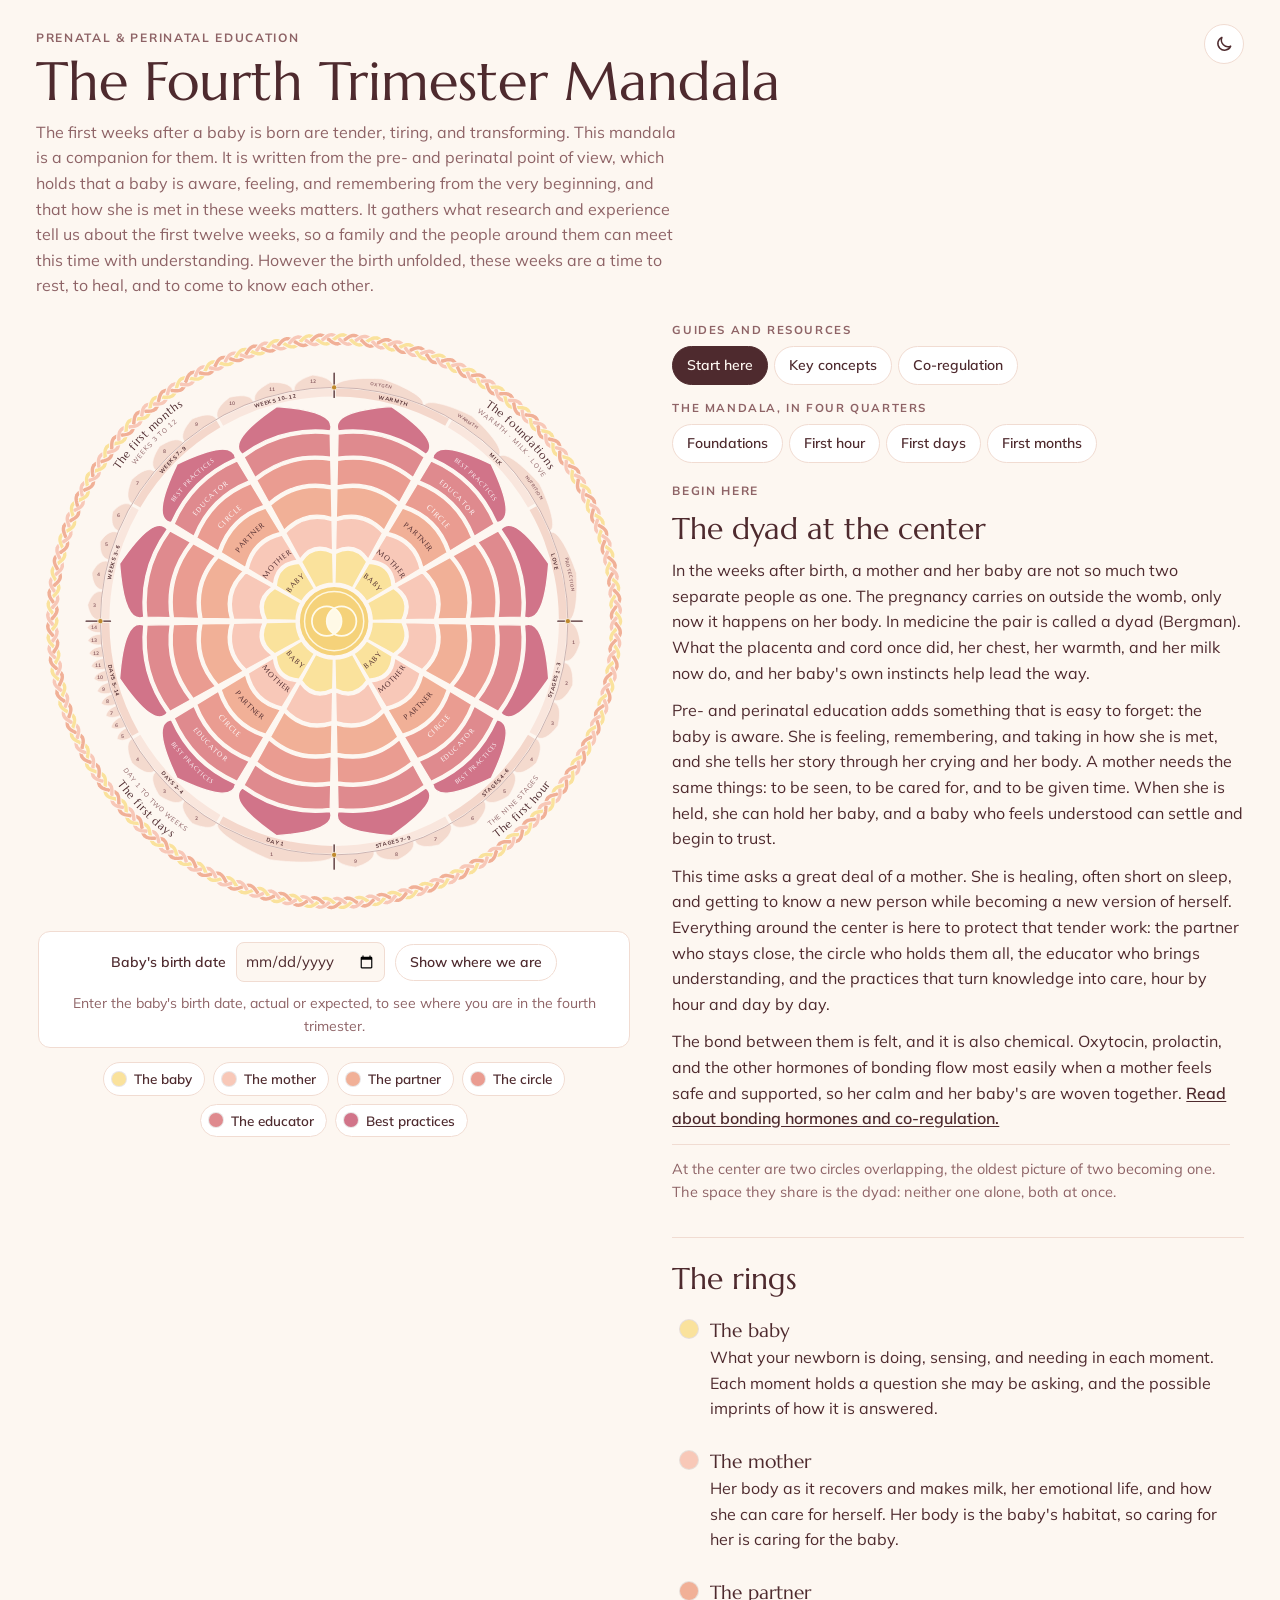
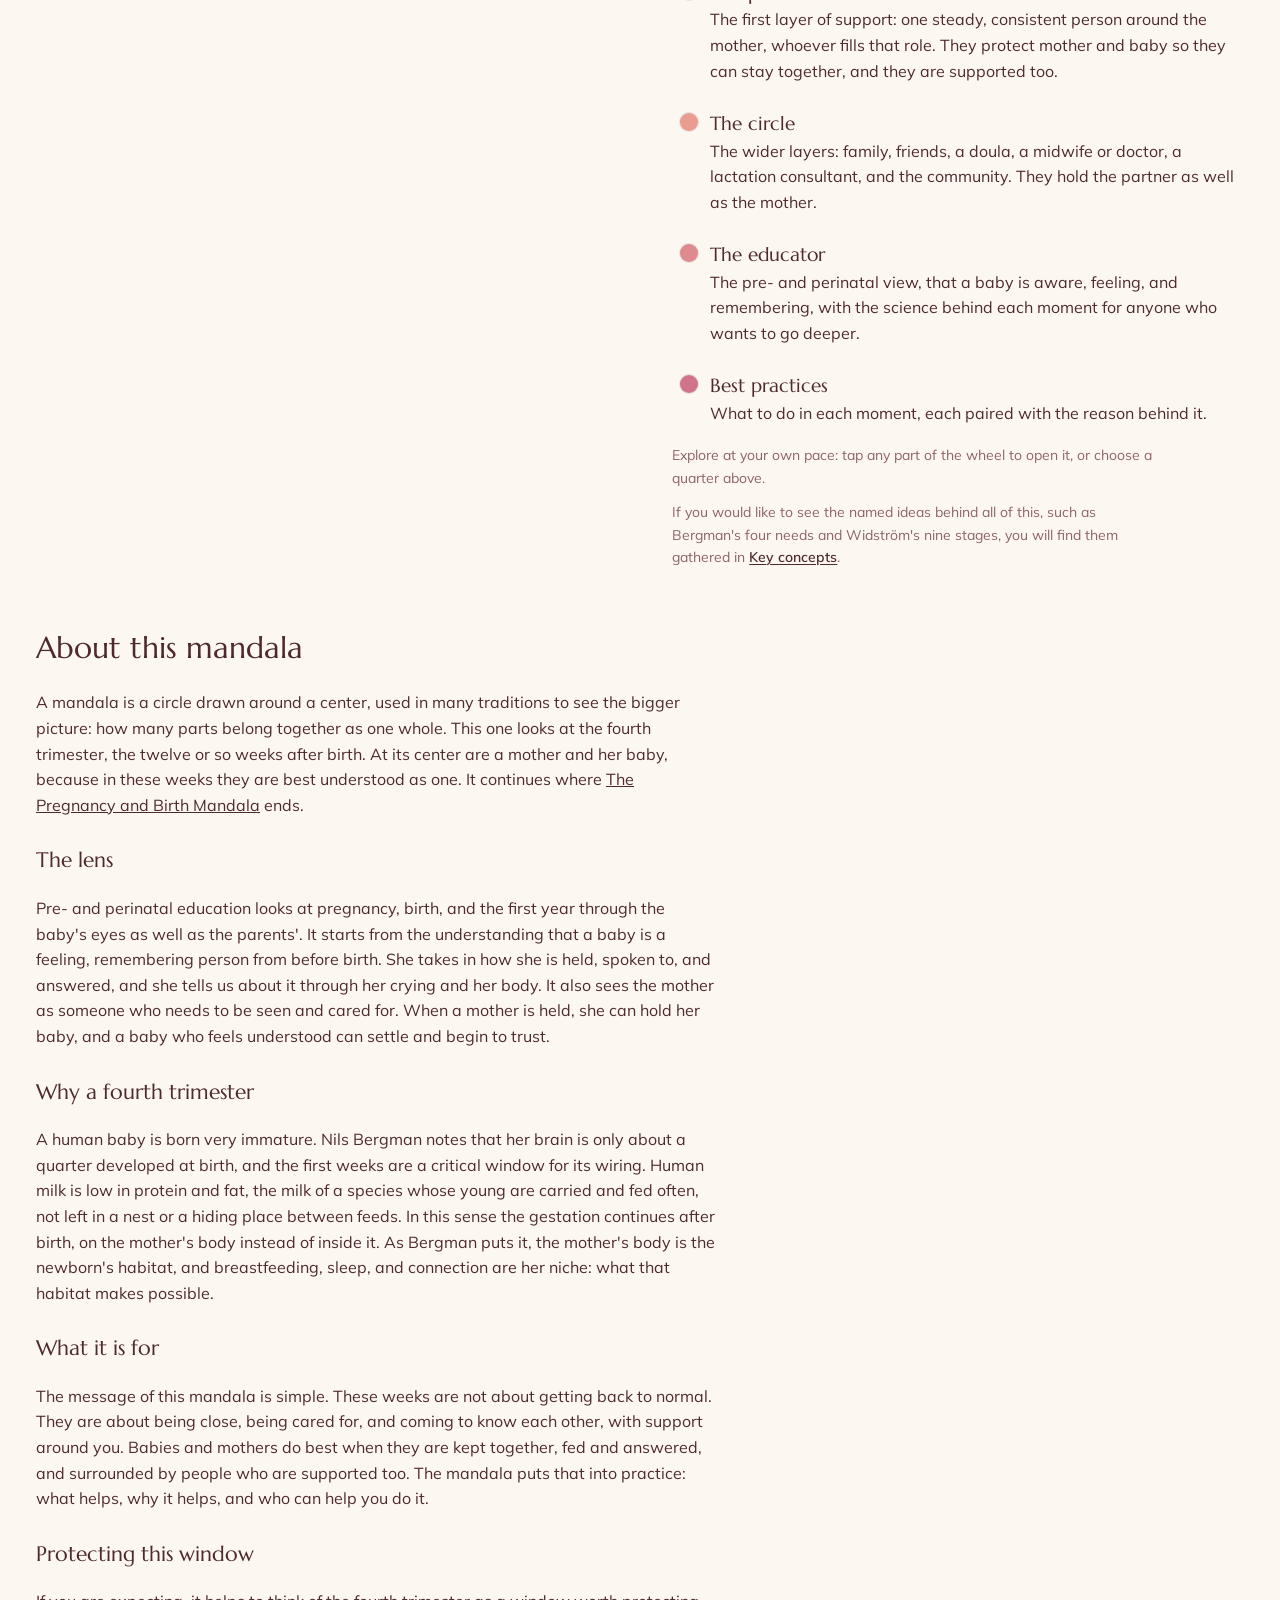
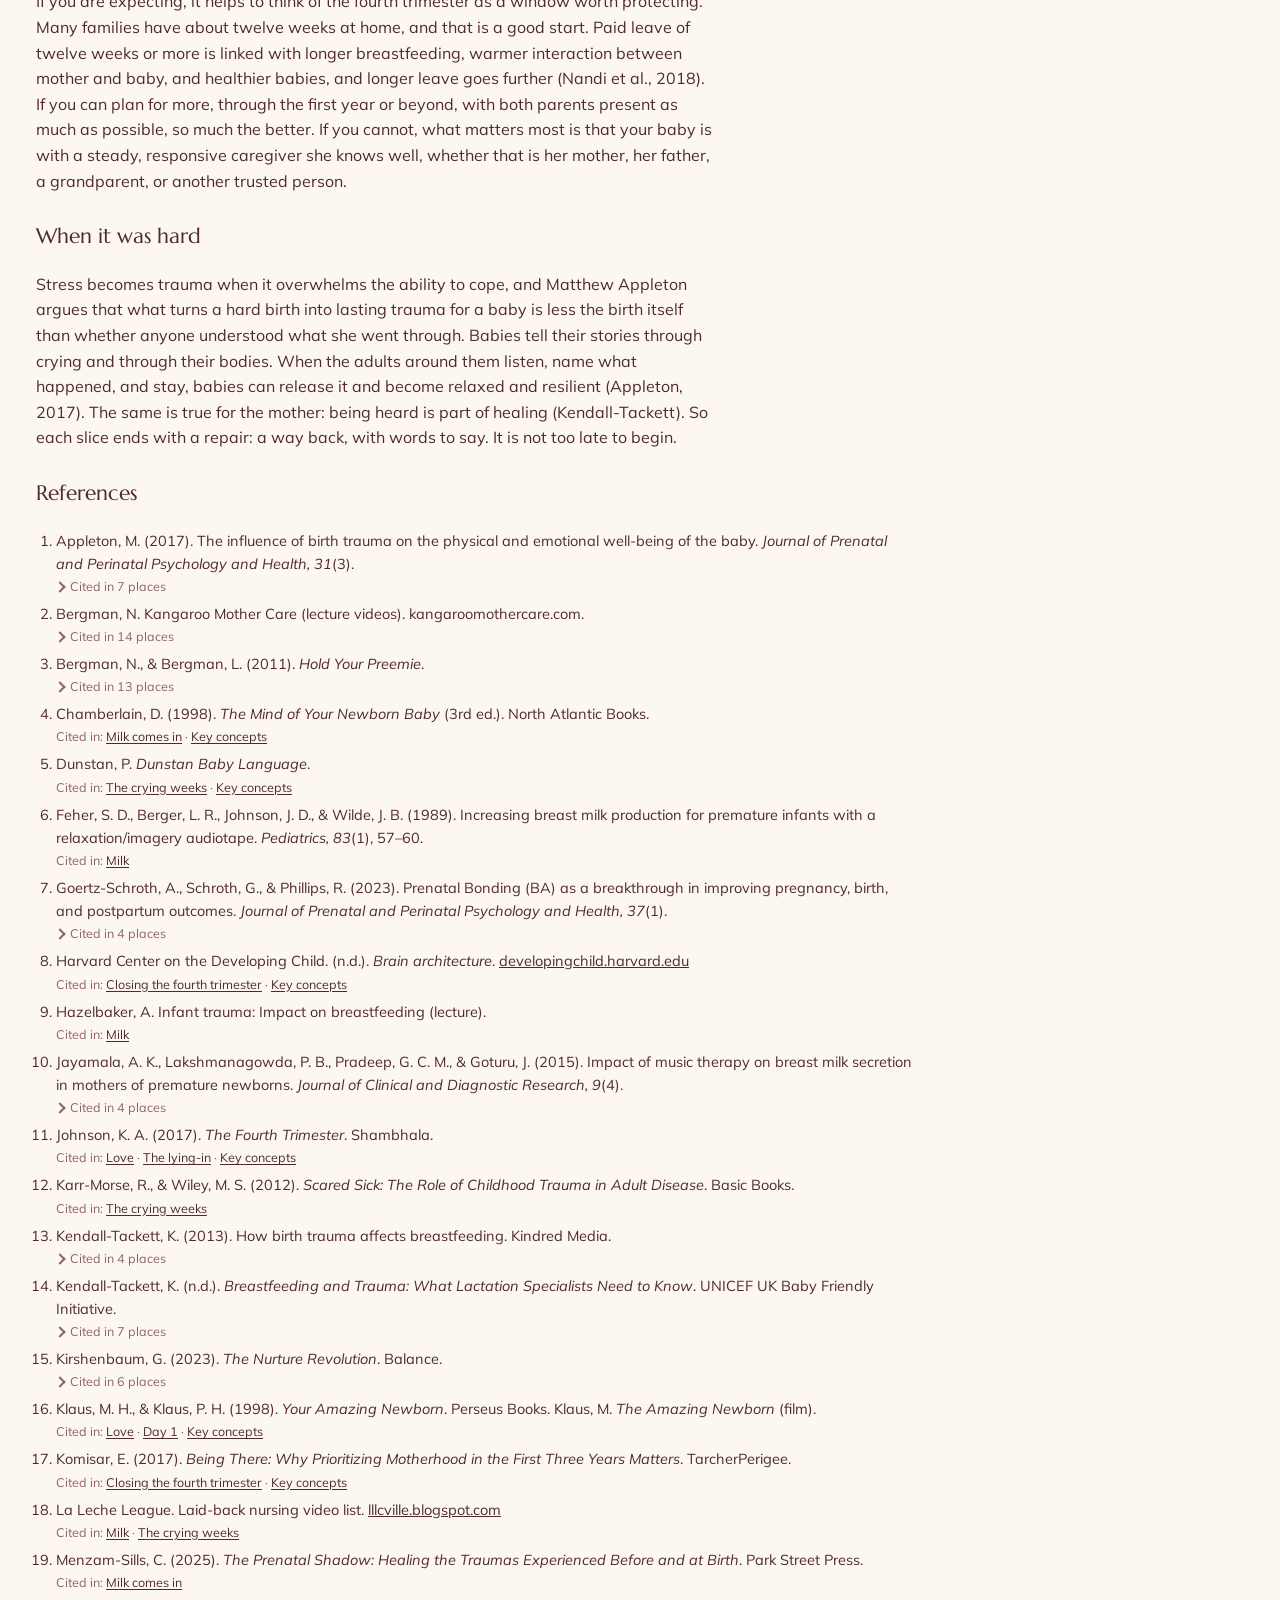
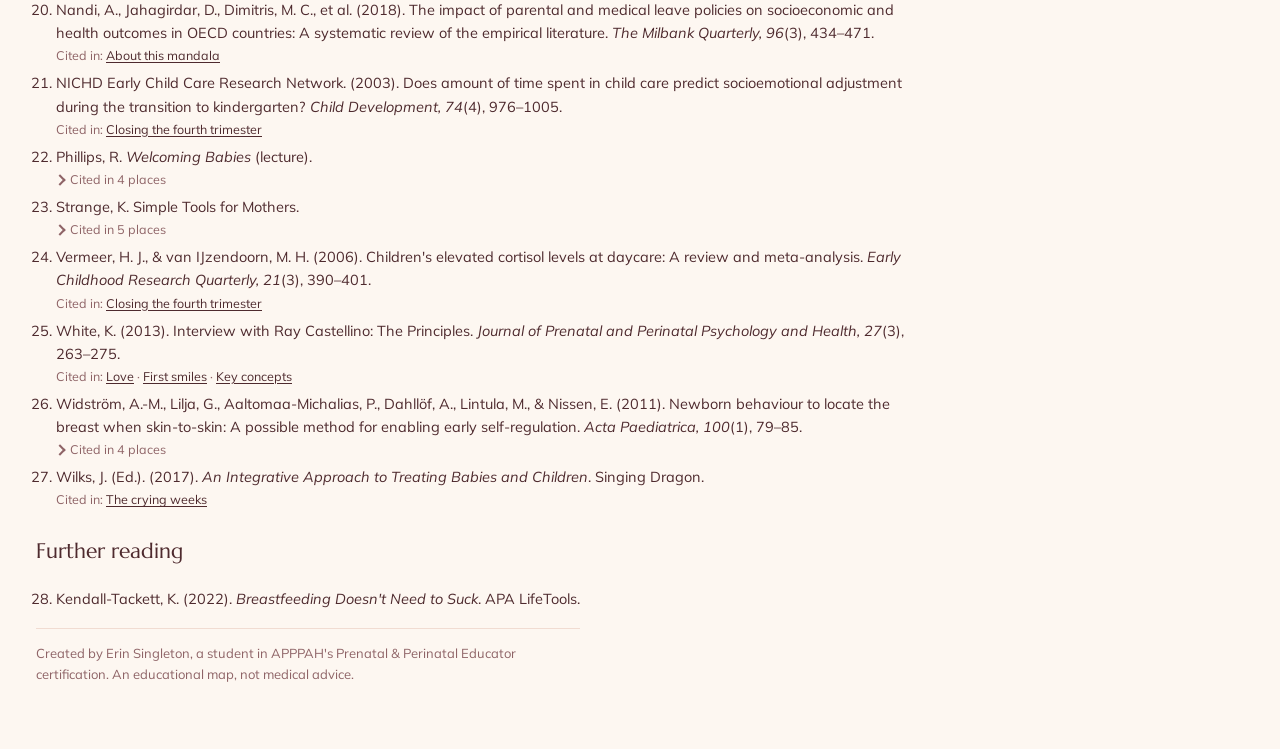
<file: index.html>
<!doctype html>
<html lang="en">
<head>
<meta charset="utf-8">
<meta name="viewport" content="width=device-width,initial-scale=1,viewport-fit=cover">
<title>The Fourth Trimester Mandala</title>
<meta name="description" content="A teaching map of the fourth trimester, read from the center out: the baby, the mother, the partner, the wider circle of support, and best practices for each moment, from the foundations of kangaroo care through the first hour, the first days, and the first months.">
<link rel="icon" href="favicon.svg?v=1" type="image/svg+xml">
<link rel="preconnect" href="https://fonts.googleapis.com">
<link rel="preconnect" href="https://fonts.gstatic.com" crossorigin>
<link rel="stylesheet" href="https://fonts.googleapis.com/css2?family=Marcellus&family=Mulish:ital,wght@0,400;0,600;0,700;1,400&display=swap">
<style>
/* Layout: the mandala holds the left (sticky on wide screens); the reading panel sits to the right. Center-out order everywhere. */
:root{
  --bg:#FDF7F1; --surface:#FFFFFF; --ink:#4E2A2E; --muted:#8E6366; --line:#F1DCD2;
  --baby:#FAE29C; --mother:#F8C8B8; --partner:#F1B097; --circle:#EA9C91; --edu:#DF8A8E; --best:#D17489; --time:#F4D7CB; --time2:#F9E6DD;
  --on-dark:#FFFFFF; --on-light:#4E2A2E; --gold:#C08A2E; --seed:#FFFBEC; --center:#F5D27A; --unit:#EFC6B8;
  --display:"Marcellus", "Cormorant Garamond", Georgia, serif;
  --body:"Mulish", "Avenir Next", "Segoe UI", system-ui, sans-serif;
}
@media (prefers-color-scheme: dark){ :root:not([data-theme="light"]){
  --bg:#261A1C; --surface:#302124; --ink:#F6E6DE; --muted:#CBA39D; --line:#4A3135;
  --baby:#F3D78A; --mother:#F0BCAB; --partner:#E8A48A; --circle:#DA8C84; --edu:#CF7C84; --best:#BF6679; --time:#714A48; --time2:#835752;
  --on-dark:#FFFFFF; --on-light:#3A1F22; --gold:#E8BE5E; --seed:#FFF6DA; --center:#E8C467; --unit:#6E4846; color-scheme:dark }}
:root[data-theme="dark"]{
  --bg:#261A1C; --surface:#302124; --ink:#F6E6DE; --muted:#CBA39D; --line:#4A3135;
  --baby:#F3D78A; --mother:#F0BCAB; --partner:#E8A48A; --circle:#DA8C84; --edu:#CF7C84; --best:#BF6679; --time:#714A48; --time2:#835752;
  --on-dark:#FFFFFF; --on-light:#3A1F22; --gold:#E8BE5E; --seed:#FFF6DA; --center:#E8C467; --unit:#6E4846; color-scheme:dark }
:root[data-theme="light"]{color-scheme:light}

*{box-sizing:border-box}
html{scroll-padding-top:env(safe-area-inset-top,0px)}
[hidden]{display:none!important}
body{background:var(--bg);color:var(--ink);font-family:var(--body);font-size:16px;line-height:1.6;margin:0}
.wrap{max-width:1240px;margin:0 auto;padding-inline:16px;padding-block:28px 64px}
header.top{display:grid;gap:6px;margin-bottom:22px;position:relative;padding-right:52px}
.themebtn{position:absolute;top:-4px;right:0;width:40px;height:40px;display:grid;place-items:center;border:1px solid var(--line);border-radius:50%;background:var(--surface);color:var(--ink);cursor:pointer;padding:0}
.themebtn:hover{background:var(--bg)}
.themebtn:focus-visible{outline:2px solid var(--ink);outline-offset:2px}
.themebtn svg{width:20px;height:20px;overflow:visible}
.themebtn .sun{display:none}
.is-dark .themebtn .moon{display:none}
.is-dark .themebtn .sun{display:block}
.eyebrow{font-size:12px;letter-spacing:.14em;text-transform:uppercase;color:var(--muted);font-weight:700}
h1{font-family:var(--display);font-weight:400;font-size:clamp(34px,5vw,54px);line-height:1.05;margin:0;text-wrap:balance}
.lede{max-width:64ch;color:var(--muted);margin:4px 0 0}

.main{display:grid;grid-template-columns:minmax(0,1.05fr) minmax(0,1fr);gap:36px;align-items:start}
@media (max-width:900px){.main{grid-template-columns:1fr}}
/* on wide screens the wheel column stays in view and scrolls on its own, so what sits under the wheel is reachable from anywhere in the reading */
.stage{position:sticky;top:calc(env(safe-area-inset-top,0px) + 12px);display:grid;gap:14px;max-height:calc(100vh - 24px - env(safe-area-inset-top,0px));overflow-y:auto;overscroll-behavior:contain;scrollbar-width:thin;padding:4px 6px 12px 2px}
@media (max-width:900px){.stage{position:static;max-height:none;overflow:visible;padding:0}}
.svgbox{width:100%;max-width:640px;margin:0 auto;aspect-ratio:1/1;position:relative}
svg{width:100%;height:100%;display:block;overflow:visible}

/* hover cards */
.coretip{position:absolute;left:50%;top:50%;transform:translate(-50%,calc(-100% - 9%));width:min(250px,70%);color:var(--ink);border:1px solid var(--line);border-top:5px solid var(--center);border-radius:12px;padding:10px 12px;font-size:13.5px;line-height:1.45;text-align:center;background:color-mix(in srgb, var(--center) 18%, var(--surface));box-shadow:0 6px 20px color-mix(in srgb, var(--ink) 16%, transparent);pointer-events:none;opacity:0;transition:opacity .2s ease;z-index:2}
.coretip.on{opacity:1}
.coretip .coreicon{width:44px;height:44px;display:block;margin:2px auto 6px;overflow:visible}
.coretip span{display:block;color:var(--muted);font-size:12.5px;margin-top:4px}
.coretip b{font-family:var(--display);font-weight:400;font-size:16px;display:block;margin-bottom:2px}
.tip{position:absolute;left:0;top:0;z-index:2;width:max-content;max-width:min(260px,72%);background:var(--surface);color:var(--ink);border:1px solid var(--line);border-radius:12px;padding:8px 12px;font-size:13.5px;line-height:1.4;text-align:center;box-shadow:0 6px 20px color-mix(in srgb, var(--ink) 16%, transparent);pointer-events:none;opacity:0;transition:opacity .15s ease}
.tip.on{opacity:1}
.tip.ringed{border-top:5px solid var(--tipc);background:color-mix(in srgb, var(--tipc) 14%, var(--surface))}
.tip .ringtag{display:inline-flex;align-items:center;gap:6px;font-size:10.5px;font-weight:700;letter-spacing:.12em;text-transform:uppercase;color:var(--muted);margin-bottom:2px}
.tip .ringtag i{width:10px;height:10px;border-radius:50%;background:var(--tipc);box-shadow:0 0 0 1px color-mix(in srgb, var(--ink) 25%, transparent)}
.tip b{font-family:var(--display);font-weight:400;font-size:16px;display:block}
.tip span{color:var(--muted);font-size:12.5px;display:block}

/* the wheel */
.cell{cursor:pointer;transition:opacity .25s ease;stroke:var(--bg);stroke-width:2.5}
.cell:focus{outline:none}
.cell:focus-visible{stroke:var(--ink);stroke-width:3}
svg.dimming .cell.off{opacity:.28}
#selOutline path{fill:none;stroke:var(--gold);stroke-width:2;stroke-linejoin:round;pointer-events:none}
.lbl{pointer-events:none;font-family:var(--display)}
.lbl-light{fill:var(--on-dark)}
.lbl-dark{fill:var(--on-light)}
.seclbl{fill:var(--ink);font-family:var(--display);font-size:21px;letter-spacing:.06em;cursor:pointer}
.secsub{fill:var(--muted);font-family:var(--body);font-size:12.5px;letter-spacing:.12em;text-transform:uppercase;pointer-events:none}
.sspan{fill:var(--time);cursor:pointer}
.sspan.alt{fill:var(--time2)}
.sspan:focus{outline:none}
.sspan:hover,.sspan:focus-visible,.sspan.open{fill:var(--mother)}
.slbl{fill:var(--on-light);font-family:var(--body);font-weight:700;pointer-events:none}
.is-dark .slbl{fill:var(--ink)}
.units{fill:var(--unit);opacity:.6;stroke:var(--bg);stroke-width:1.2;transition:fill .15s ease,opacity .15s ease}
.units.hov{fill:var(--mother);opacity:1}
.units.now{fill:var(--gold);opacity:1}
.ulbl{fill:var(--muted);font-family:var(--body);font-size:9.5px;font-weight:700;pointer-events:none}
.ulbl.word{font-size:8.5px;letter-spacing:.1em}
.ulbl.now{fill:var(--on-light)}
.uhit{fill:transparent;cursor:pointer}
.uhit:focus{outline:none}
.base{fill:none;stroke:var(--muted);stroke-width:1.2;opacity:.7}
.gem{fill:var(--gold);stroke:var(--bg);stroke-width:1.5;pointer-events:none}
.qmark{stroke:var(--ink);stroke-width:2.5;stroke-linecap:round;pointer-events:none}
.timering{fill:transparent;cursor:pointer}
.timering:focus{outline:none}
.braidhit{fill:transparent;cursor:pointer}
.braidhit:focus{outline:none}

/* the birth date */
.datebar{display:flex;flex-wrap:wrap;gap:10px;align-items:center;justify-content:center;background:var(--surface);border:1px solid var(--line);border-radius:12px;padding:10px 14px;max-width:640px;margin:0 auto;width:100%}
.datebar label{font-size:14px;font-weight:600}
.datebar input{font:inherit;font-size:15px;padding:6px 8px;border:1px solid var(--line);border-radius:8px;background:var(--bg);color:var(--ink)}
.btn{font:inherit;font-size:14px;font-weight:600;border:1px solid var(--line);background:transparent;color:var(--ink);border-radius:999px;padding:6px 14px;cursor:pointer}
.btn:hover{background:var(--bg)}
.btn:focus-visible,.tab:focus-visible,.ringkey button:focus-visible{outline:2px solid var(--ink);outline-offset:2px}
.status{flex-basis:100%;text-align:center;font-size:14px;color:var(--muted);margin:0}
.status b{color:var(--ink)}

.ringkey{display:flex;flex-wrap:wrap;gap:8px;justify-content:center;max-width:640px;margin:0 auto}
.ringkey button{display:inline-flex;align-items:center;gap:8px;font:inherit;font-size:13.5px;font-weight:600;color:var(--ink);background:var(--surface);border:1px solid var(--line);border-radius:999px;padding:5px 12px 5px 8px;cursor:pointer}
.sw{width:14px;height:14px;border-radius:50%;flex:none;display:inline-block;box-shadow:0 0 0 1px color-mix(in srgb, var(--ink) 12%, transparent)}

/* the reading panel */
.panel{display:grid;gap:18px;min-width:0}
.nav{display:grid;gap:14px}
.navgroup{display:grid;gap:7px}
.navlbl{font-size:11.5px;letter-spacing:.14em;text-transform:uppercase;color:var(--muted);font-weight:700}
.tabs{display:flex;flex-wrap:wrap;gap:6px}
.jump{display:flex;flex-wrap:wrap;align-items:center;gap:6px;margin:2px 0 0 4px;padding-left:12px;border-left:2px solid var(--line)}
.jump span{font-size:11px;letter-spacing:.12em;text-transform:uppercase;color:var(--muted);font-weight:700;margin-right:2px}
.sub{font:inherit;font-size:13px;font-weight:600;padding:4px 11px;border-radius:999px;border:1px solid var(--line);background:transparent;color:var(--ink);cursor:pointer}
.sub:hover{background:var(--surface)}
.sub[aria-current="true"]{background:color-mix(in srgb, var(--mother) 55%, var(--surface));border-color:var(--mother)}
.sub:focus-visible{outline:2px solid var(--ink);outline-offset:2px}
.tab{font:inherit;font-size:14px;font-weight:600;padding:7px 14px;border-radius:999px;border:1px solid var(--line);background:var(--surface);color:var(--ink);cursor:pointer}
.tab[aria-selected="true"]{background:var(--ink);color:var(--bg);border-color:var(--ink)}
#panel{display:grid;gap:18px}
.phasehead h2{font-family:var(--display);font-weight:400;font-size:32px;line-height:1.1;margin:0}
.phasehead .meta{color:var(--muted);font-size:14px;margin-top:4px}
.phasehead p{margin:10px 0 0;max-width:62ch}
.scard{background:var(--surface);border:1px solid var(--line);border-radius:14px;padding:16px 18px;display:grid;gap:14px;scroll-margin-top:16px}
.scard.cur{border-color:var(--ink);box-shadow:0 0 0 1px var(--ink)}
.st{font-family:var(--display);font-size:24px;display:flex;flex-wrap:wrap;gap:4px 12px;align-items:baseline;line-height:1.2}
.st span{font-family:var(--body);font-size:13.5px;color:var(--muted)}
.st b{font-family:var(--body);font-size:12px;letter-spacing:.12em;text-transform:uppercase;color:var(--best)}
.lane{display:grid;gap:6px;padding:2px 0 2px 14px;border-left:3px solid var(--line);scroll-margin-top:16px}
.lane p{margin:0}
.lane h4{display:flex;align-items:center;gap:8px;margin:0;font-size:12px;letter-spacing:.12em;text-transform:uppercase;color:var(--muted)}
.lane h4 .sw{width:12px;height:12px}
.l-baby{border-left-color:var(--baby)} .l-mother{border-left-color:var(--mother)} .l-partner{border-left-color:var(--partner)} .l-circle{border-left-color:var(--circle)} .l-edu{border-left-color:var(--edu)} .l-best{border-left-color:var(--best)}
.lane.hl{background:color-mix(in srgb, var(--ink) 6%, transparent);border-radius:0 8px 8px 0;padding-block:8px}
.lane ul{margin:0;padding-left:20px;display:grid;gap:6px}
.take{font-style:italic}
.deep{background:color-mix(in srgb, var(--edu) 12%, transparent);border-radius:10px;padding:12px 14px;display:grid;gap:8px;font-size:14.5px}
.deep .dh{font-size:12px;letter-spacing:.12em;text-transform:uppercase;color:var(--muted);font-weight:700;cursor:pointer;list-style:none;display:flex;align-items:center;gap:8px}
.deep .dh::-webkit-details-marker{display:none}
.deep .dh::before{content:"";width:7px;height:7px;border-right:2px solid currentColor;border-bottom:2px solid currentColor;transform:rotate(-45deg);transition:transform .2s ease;flex:none;margin-right:2px}
.deep[open] .dh::before{transform:rotate(45deg)}
.deep .dh:hover{color:var(--ink)}
.deep .dh:focus-visible{outline:2px solid var(--ink);outline-offset:3px;border-radius:4px}
.deep:not([open]){padding-block:10px}
.deep .src{margin:0}
.deep ul{margin:0;padding-left:20px;display:grid;gap:8px}
.herq{font-family:var(--display);font-size:20px;line-height:1.3;color:var(--ink);margin:4px 0 4px;padding:12px 14px;text-align:center;border-top:1px solid var(--line);border-bottom:1px solid var(--line)}
.herq .imps{display:grid;grid-template-columns:1fr 1fr;gap:10px;margin:12px 0 4px;text-align:left}
@media (max-width:520px){ .herq .imps{grid-template-columns:1fr} }
.herq .imp{font-family:var(--display);font-size:15px;line-height:1.4;padding:10px 12px;border-radius:10px;font-style:italic}
.herq .imp b{display:block;font-family:var(--body);font-style:normal;font-size:10.5px;font-weight:700;letter-spacing:.14em;text-transform:uppercase;color:var(--muted);margin-bottom:3px}
.herq .imp.yes{background:color-mix(in srgb, var(--baby) 45%, transparent)}
.herq .imp.not{background:color-mix(in srgb, var(--mother) 35%, transparent)}
.herq small.impnote{font-size:12px;margin-top:6px}
.herq small{display:block;font-family:var(--body);font-size:13.5px;line-height:1.45;color:var(--muted);margin-top:3px}
.herq span{display:block;font-family:var(--body);font-size:11px;font-weight:700;letter-spacing:.16em;text-transform:uppercase;color:var(--muted);margin-bottom:2px}
.repair{background:color-mix(in srgb, var(--mother) 22%, transparent);border-radius:10px;padding:10px 12px;font-size:14.5px;margin:0}
.src{font-size:12.5px;color:var(--muted)}
.support{background:var(--surface);border:1px solid var(--line);border-radius:14px;padding:16px 18px;display:grid;gap:10px}
.support h3{margin:0;font-family:var(--display);font-weight:400;font-size:22px}
.support p{margin:0}
.support ul{margin:0;padding-left:20px;display:grid;gap:6px}
.center-msg,.intro{display:grid;gap:12px}
.center-msg h2,.intro h2{font-family:var(--display);font-weight:400;font-size:30px;margin:0;line-height:1.15}
.center-msg p,.intro p{margin:0;max-width:62ch}
.center-msg .sym{font-size:14.5px;color:var(--muted);border-top:1px solid var(--line);padding-top:12px}
.center-msg + .intro{margin-top:16px;padding-top:24px;border-top:1px solid var(--line)}
.legend{display:grid;gap:12px;margin:0;padding:0;list-style:none}
.legend li{display:grid;grid-template-columns:18px 1fr;gap:12px;align-items:start;padding:6px 8px;border-radius:8px;transition:background .4s ease;scroll-margin-top:16px}
.legend .sw{margin-top:5px;width:18px;height:18px}
.legend b{font-family:var(--display);font-weight:400;font-size:19px;display:block}
.legend .more{margin:10px 0 0}
.layers{display:flex;flex-wrap:wrap;align-items:center;gap:12px 16px;margin:12px 0 0}
.layers svg{width:168px;height:168px;flex:none;overflow:visible}
.layers text{font-family:var(--body);font-size:12px;font-weight:700;fill:var(--on-light);text-anchor:middle;dominant-baseline:central}
.layers text.lt{fill:var(--on-dark)}
.layers figcaption{flex:1 1 180px;font-size:14px;color:var(--muted)}
.hint{font-size:14px;color:var(--muted)}
a.go{color:var(--ink);font-weight:600;text-underline-offset:2px}
.lang{display:grid;gap:14px}
.lang h3{margin:0;font-family:var(--display);font-weight:400;font-size:22px}
.lang p{margin:0}
.state{display:grid;gap:4px;padding:2px 0 2px 14px;border-left:3px solid var(--baby)}
.state b.nm{font-family:var(--display);font-weight:400;font-size:18px}
.state p{margin:0}
.state .help{color:var(--muted);font-size:14.5px}
.lang ul{margin:0;padding-left:20px;display:grid;gap:6px}
.lang .also{font-size:14.5px;color:var(--muted)}
.lang .also a{white-space:nowrap}
.lang .deep .state{border-left-color:var(--edu)}
.key .state{gap:6px;padding:4px 0 6px 14px}
.key .state.cur{border-left-width:6px;padding-left:11px}
.key .state{scroll-margin-top:16px}
.key .from{font-size:14px;color:var(--muted);font-style:italic}
.key .where{font-size:14px;color:var(--muted)}
.key .where a{white-space:nowrap}
.support.urgent{border-color:var(--best);border-left:5px solid var(--best)}

section.about{margin-top:56px;display:grid;gap:18px;max-width:880px}
section.about h2{font-family:var(--display);font-weight:400;font-size:30px;margin:0}
section.about h3{font-family:var(--display);font-weight:400;font-size:21px;margin:8px 0 0}
section.about p{margin:0;max-width:68ch}
section.about a{color:var(--ink)}
.refs{margin:0;padding-left:20px;display:grid;gap:6px;font-size:14.5px}
.refnote{margin:2px 0 0}
.refnote a{color:inherit;text-decoration:underline;text-underline-offset:2px}
.refnote a:hover{color:var(--ink)}
ol.refs li{transition:background .4s ease}
ol.refs li.refhit,.legend li.refhit{background:color-mix(in srgb, var(--edu) 30%, transparent);border-radius:6px}
.citedin{display:block;margin-top:1px;font-size:12.5px;color:var(--muted)}
.citedin summary{cursor:pointer;list-style:none}
.citedin summary::-webkit-details-marker{display:none}
.citedin summary::before{content:"";display:inline-block;width:6px;height:6px;border-right:2px solid currentColor;border-bottom:2px solid currentColor;transform:rotate(-45deg);margin-right:6px;transition:transform .2s ease}
.citedin[open] summary::before{transform:rotate(45deg)}
.citedin a{color:inherit;text-decoration:underline;text-underline-offset:2px}
.citedin a:hover{color:var(--ink)}
.foot{font-size:13px;color:var(--muted);border-top:1px solid var(--line);padding-top:14px;margin-top:10px}
@media (prefers-reduced-motion: reduce){.cell{transition:none}}
</style>
<script>
try{ var t=localStorage.getItem("ft-theme"); if(t==="light"||t==="dark") document.documentElement.setAttribute("data-theme",t); }catch(e){}
</script>
</head>
<body>
<div class="wrap">
  <header class="top">
    <button class="themebtn" type="button" id="themebtn" aria-label="Switch to dark mode">
      <svg class="sun" viewBox="0 0 24 24" fill="none" stroke="currentColor" stroke-width="1.8" stroke-linecap="round" aria-hidden="true"><circle cx="12" cy="12" r="4.2"/><path d="M12 2.5v2.2M12 19.3v2.2M2.5 12h2.2M19.3 12h2.2M5.3 5.3l1.6 1.6M17.1 17.1l1.6 1.6M5.3 18.7l1.6-1.6M17.1 6.9l1.6-1.6"/></svg>
      <svg class="moon" viewBox="0 0 24 24" fill="none" stroke="currentColor" stroke-width="1.8" stroke-linejoin="round" aria-hidden="true"><path d="M20 14.5A8 8 0 0 1 9.5 4a8 8 0 1 0 10.5 10.5z"/></svg>
    </button>
    <div class="eyebrow">Prenatal &amp; Perinatal Education</div>
    <h1>The Fourth Trimester Mandala</h1>
    <p class="lede">The first weeks after a baby is born are tender, tiring, and transforming. This mandala is a companion for them. It is written from the pre- and perinatal point of view, which holds that a baby is aware, feeling, and remembering from the very beginning, and that how she is met in these weeks matters. It gathers what research and experience tell us about the first twelve weeks, so a family and the people around them can meet this time with understanding. However the birth unfolded, these weeks are a time to rest, to heal, and to come to know each other.</p>
  </header>

  <div class="main">
    <div class="stage">
      <div class="svgbox"><div class="tip" id="tip" role="status"></div><div class="coretip" id="coretip" aria-hidden="true"><svg class="coreicon" viewBox="-68 -68 136 136" aria-hidden="true"><circle r="66" fill="var(--center)"/><path d="M0 -24.25A28 28 0 0 1 0 24.25A28 28 0 0 1 0 -24.25Z" fill="var(--seed)"/><g fill="none" stroke="var(--seed)" stroke-width="5"><circle cx="-14" r="28"/><circle cx="14" r="28"/><circle r="56"/></g></svg><b>The dyad at the center</b>Mother and baby, one unit, continuing the gestation outside the womb.<span>Tap to read more.</span></div><svg id="m" viewBox="-560 -560 1120 1120" role="group" aria-label="Fourth trimester mandala"></svg></div>
      <form class="datebar" id="dateform" autocomplete="off">
        <label for="born">Baby's birth date</label>
        <input type="date" id="born" name="born">
        <button class="btn" type="submit">Show where we are</button>
        <button class="btn" type="button" id="clear" hidden>Clear</button>
        <p class="status" id="status">Enter the baby's birth date, actual or expected, to see where you are in the fourth trimester.</p>
      </form>
      <div class="ringkey" id="ringkey" aria-label="Rings"></div>
    </div>

    <div class="panel">
      <nav class="nav" id="nav" aria-label="Sections of the mandala"></nav>
      <div id="panel" aria-live="polite"></div>
    </div>
  </div>

  <section class="about" id="about">
    <h2>About this mandala</h2>
    <p>A mandala is a circle drawn around a center, used in many traditions to see the bigger picture: how many parts belong together as one whole. This one looks at the fourth trimester, the twelve or so weeks after birth. At its center are a mother and her baby, because in these weeks they are best understood as one. It continues where <a href="https://erinsarita.github.io/prenatal-mandala/">The Pregnancy and Birth Mandala</a> ends.</p>
    <h3>The lens</h3>
    <p>Pre- and perinatal education looks at pregnancy, birth, and the first year through the baby's eyes as well as the parents'. It starts from the understanding that a baby is a feeling, remembering person from before birth. She takes in how she is held, spoken to, and answered, and she tells us about it through her crying and her body. It also sees the mother as someone who needs to be seen and cared for. When a mother is held, she can hold her baby, and a baby who feels understood can settle and begin to trust.</p>
    <h3>Why a fourth trimester</h3>
    <p>A human baby is born very immature. Nils Bergman notes that her brain is only about a quarter developed at birth, and the first weeks are a critical window for its wiring. Human milk is low in protein and fat, the milk of a species whose young are carried and fed often, not left in a nest or a hiding place between feeds. In this sense the gestation continues after birth, on the mother's body instead of inside it. As Bergman puts it, the mother's body is the newborn's habitat, and breastfeeding, sleep, and connection are her niche: what that habitat makes possible.</p>
    <h3>What it is for</h3>
    <p>The message of this mandala is simple. These weeks are not about getting back to normal. They are about being close, being cared for, and coming to know each other, with support around you. Babies and mothers do best when they are kept together, fed and answered, and surrounded by people who are supported too. The mandala puts that into practice: what helps, why it helps, and who can help you do it.</p>
    <h3>Protecting this window</h3>
    <p>If you are expecting, it helps to think of the fourth trimester as a window worth protecting. Many families have about twelve weeks at home, and that is a good start. Paid leave of twelve weeks or more is linked with longer breastfeeding, warmer interaction between mother and baby, and healthier babies, and longer leave goes further (Nandi et al., 2018). If you can plan for more, through the first year or beyond, with both parents present as much as possible, so much the better. If you cannot, what matters most is that your baby is with a steady, responsive caregiver she knows well, whether that is her mother, her father, a grandparent, or another trusted person.</p>
    <h3>When it was hard</h3>
    <p>Stress becomes trauma when it overwhelms the ability to cope, and Matthew Appleton argues that what turns a hard birth into lasting trauma for a baby is less the birth itself than whether anyone understood what she went through. Babies tell their stories through crying and through their bodies. When the adults around them listen, name what happened, and stay, babies can release it and become relaxed and resilient (Appleton, 2017). The same is true for the mother: being heard is part of healing (Kendall-Tackett). So each slice ends with a repair: a way back, with words to say. It is not too late to begin.</p>
    <h3>References</h3>
    <ol class="refs">
      <li>Appleton, M. (2017). The influence of birth trauma on the physical and emotional well-being of the baby. <i>Journal of Prenatal and Perinatal Psychology and Health, 31</i>(3).</li>
      <li>Bergman, N. Kangaroo Mother Care (lecture videos). kangaroomothercare.com.</li>
      <li>Bergman, N., &amp; Bergman, L. (2011). <i>Hold Your Preemie</i>.</li>
      <li>Chamberlain, D. (1998). <i>The Mind of Your Newborn Baby</i> (3rd ed.). North Atlantic Books.</li>
      <li>Dunstan, P. <i>Dunstan Baby Language</i>.</li>
      <li>Feher, S. D., Berger, L. R., Johnson, J. D., &amp; Wilde, J. B. (1989). Increasing breast milk production for premature infants with a relaxation/imagery audiotape. <i>Pediatrics, 83</i>(1), 57–60.</li>
      <li>Goertz-Schroth, A., Schroth, G., &amp; Phillips, R. (2023). Prenatal Bonding (BA) as a breakthrough in improving pregnancy, birth, and postpartum outcomes. <i>Journal of Prenatal and Perinatal Psychology and Health, 37</i>(1).</li>
      <li>Harvard Center on the Developing Child. (n.d.). <i>Brain architecture</i>. <a href="https://developingchild.harvard.edu/key-concept/brain-architecture" target="_blank" rel="noopener">developingchild.harvard.edu</a></li>
      <li>Hazelbaker, A. Infant trauma: Impact on breastfeeding (lecture).</li>
      <li>Jayamala, A. K., Lakshmanagowda, P. B., Pradeep, G. C. M., &amp; Goturu, J. (2015). Impact of music therapy on breast milk secretion in mothers of premature newborns. <i>Journal of Clinical and Diagnostic Research, 9</i>(4).</li>
      <li>Johnson, K. A. (2017). <i>The Fourth Trimester</i>. Shambhala.</li>
      <li>Karr-Morse, R., &amp; Wiley, M. S. (2012). <i>Scared Sick: The Role of Childhood Trauma in Adult Disease</i>. Basic Books.</li>
      <li>Kendall-Tackett, K. (2013). How birth trauma affects breastfeeding. Kindred Media.</li>
      <li>Kendall-Tackett, K. (n.d.). <i>Breastfeeding and Trauma: What Lactation Specialists Need to Know</i>. UNICEF UK Baby Friendly Initiative.</li>
      <li>Kirshenbaum, G. (2023). <i>The Nurture Revolution</i>. Balance.</li>
      <li>Klaus, M. H., &amp; Klaus, P. H. (1998). <i>Your Amazing Newborn</i>. Perseus Books. Klaus, M. <i>The Amazing Newborn</i> (film).</li>
      <li>Komisar, E. (2017). <i>Being There: Why Prioritizing Motherhood in the First Three Years Matters</i>. TarcherPerigee.</li>
      <li>La Leche League. Laid-back nursing video list. <a href="http://lllcville.blogspot.com/p/blog-page.html" target="_blank" rel="noopener">lllcville.blogspot.com</a></li>
      <li>Menzam-Sills, C. (2025). <i>The Prenatal Shadow: Healing the Traumas Experienced Before and at Birth</i>. Park Street Press.</li>
      <li>Nandi, A., Jahagirdar, D., Dimitris, M. C., et al. (2018). The impact of parental and medical leave policies on socioeconomic and health outcomes in OECD countries: A systematic review of the empirical literature. <i>The Milbank Quarterly, 96</i>(3), 434–471.</li>
      <li>NICHD Early Child Care Research Network. (2003). Does amount of time spent in child care predict socioemotional adjustment during the transition to kindergarten? <i>Child Development, 74</i>(4), 976–1005.</li>
      <li>Phillips, R. <i>Welcoming Babies</i> (lecture).</li>
      <li>Strange, K. Simple Tools for Mothers.</li>
      <li>Vermeer, H. J., &amp; van IJzendoorn, M. H. (2006). Children's elevated cortisol levels at daycare: A review and meta-analysis. <i>Early Childhood Research Quarterly, 21</i>(3), 390–401.</li>
      <li>White, K. (2013). Interview with Ray Castellino: The Principles. <i>Journal of Prenatal and Perinatal Psychology and Health, 27</i>(3), 263–275.</li>
      <li>Widström, A.-M., Lilja, G., Aaltomaa-Michalias, P., Dahllöf, A., Lintula, M., &amp; Nissen, E. (2011). Newborn behaviour to locate the breast when skin-to-skin: A possible method for enabling early self-regulation. <i>Acta Paediatrica, 100</i>(1), 79–85.</li>
      <li>Wilks, J. (Ed.). (2017). <i>An Integrative Approach to Treating Babies and Children</i>. Singing Dragon.</li>
    </ol>
    <h3>Further reading</h3>
    <ol class="refs" start="23">
      <li>Kendall-Tackett, K. (2022). <i>Breastfeeding Doesn't Need to Suck</i>. APA LifeTools.</li>
    </ol>
    
    <p class="foot">Created by Erin Singleton, a student in APPPAH's Prenatal &amp; Perinatal Educator certification. An educational map, not medical advice.</p>
  </section>
</div>

<script src="key-concepts.js"></script>
<script>
(function(){
"use strict";

/* ---------- Content ---------- */
const RINGS = {
  baby:    {name:"The baby", color:"--baby", about:"The first ring around the dyad: what the newborn is doing, sensing, and needing in each moment. Each moment holds an overall question she may be asking, and two possible imprints: what she may take in when the answer is yes, and when it is not yet."},
  mother:  {name:"The mother", color:"--mother", about:"Her body as it recovers and makes milk, her emotional life, and how she can care for herself. Her body is the baby's habitat, so caring for her is caring for the baby. She deserves the same tenderness she gives."},
  partner: {name:"The partner", color:"--partner", about:"The first layer of support: one steady, consistent person around the mother, often the baby's father. Bergman describes this role as protecting mother and baby so they can stay together. Each slice shows how the partner can protect the dyad, support the mother, and be supported too."},
  circle:  {name:"The circle", color:"--circle", about:"The wider layers: family, friends, a doula, a midwife or doctor, a lactation consultant, and the community. They hold the partner as well as the mother, because everyone who gives support needs support too (Castellino, in White, 2013).",
   more:`<figure class="layers">
      <svg viewBox="-112 -112 224 224" role="img" aria-label="Nested circles: the circle holds the partner, the partner holds the mother, the mother holds the baby">
        <g stroke="var(--bg)" stroke-width="5"><circle r="110" fill="var(--circle)"/><circle r="81" fill="var(--partner)"/><circle r="53" fill="var(--mother)"/><circle r="26" fill="var(--baby)"/></g>
        <text y="-95.5" class="lt">Circle</text><text y="-67">Partner</text><text y="-39.5">Mother</text><text y="1">Baby</text>
      </svg>
      <figcaption>Two layers of support around the mother and baby: the partner, and the circle who holds them all.</figcaption>
    </figure>
    <p class="more">The circle can be grandparents, friends, neighbors, a postpartum doula, a lactation consultant (IBCLC), a midwife or doctor, a parent group, a PPN educator, or a therapist.</p>`},
  edu:     {name:"The educator", color:"--edu", about:"The prenatal and perinatal (PPN) educator. Each slice brings the PPN view, which sees the baby as aware, feeling, and remembering from before birth, and then the science behind the moment, for anyone who wants to go deeper into why."},
  best:    {name:"Best practices", color:"--best", about:"The actions for each moment, each paired with the reason behind it: ways of putting the knowledge into practice while the vital connections are being made."}
};
const RING_ORDER=["baby","mother","partner","circle","edu","best"];
const RING_TAG={baby:"Baby ring", mother:"Mother ring", partner:"Partner ring", circle:"Circle ring", edu:"Educator ring", best:"Best practices ring"};

const QUARTERS = [
  {id:"found", name:"The foundations", tab:"Foundations", sub:"Warmth · milk · love",
   intro:"Before anything else, a newborn needs to be warm, fed, protected, and close, from the first minute through the whole fourth trimester. Bergman describes the mother's body as the baby's habitat, the place where she belongs, and feeding as her niche, what that place makes possible. The doctors who first described kangaroo care named its three parts warmth, milk, and love. Learned before the birth, they give a family something steady to return to when the days feel uncertain."},
  {id:"hour", name:"The first hour", tab:"First hour", sub:"The nine stages",
   intro:"The first hour after birth is a threshold for both of them. Placed skin to skin and left undisturbed, a newborn moves through nine instinctive stages, from her first cry to finding the breast and falling into her first deep sleep (Widström et al., 2011). She knows the way. The work of everyone around her is to keep the space warm and quiet, to wait, and to keep mother and baby close. If the first hour was interrupted, or looked different from what was hoped for, the bond is not lost: these same instincts can be welcomed again in the days that follow."},
  {id:"days", name:"The first days", tab:"First days", sub:"Day 1 to two weeks",
   intro:"These are tender days. The mother's body is healing and her milk is coming in, her hormones are shifting quickly, and sleep comes in pieces. Tears may arrive alongside the joy, and both belong here. The baby is finding her way in a new world and may begin to tell the story of her birth. Above all, this is a time for rest, closeness, and being cared for, while the circle takes care of the rest."},
  {id:"months", name:"The first months", tab:"First months", sub:"Weeks 3 to 12",
   intro:"Over these weeks the relationship deepens. Crying often reaches its peak around six weeks, and then the first real smiles arrive. Sleep and waking slowly begin to find a rhythm. Tiredness can run deep by now, and help is still needed after the visitors thin out. The baby's brain is still growing quickly, so closeness, carrying, and being understood remain her home as the family begins to turn back toward the wider world."}
];

// Twelve slices, three per quarter. Every ring shares these slices, so reading straight out shows one moment.
const SLICES = [
  // ---------- The foundations ----------
  {t:"Warmth", w:"The habitat: skin to skin", span:"WARMTH",
   baby:{tip:"On her mother's bare chest, your baby's heart, breathing, and temperature steady. This is where she belongs.",
     body:"Your baby's brain is only about a quarter developed at birth, so she depends completely on being in the right place (Bergman). On her mother's chest, her heart rate steadies within minutes, irregular breathing smooths out, and pauses in breathing become rare. Her mother's chest even adjusts its warmth to her, warming when she is cool and cooling when she is warm. This is called thermal synchrony. The chest is also where the milk is, so warmth, breath, heartbeat, and food all meet in one place (Bergman).",
     feel:"To a newborn there are only two places: mother, or other. Skin to skin, her brain runs its program for growth. Apart, it switches to defense. She protests first, crying to bring her mother back. If no one comes, she moves into despair: her stress hormones stay high, her temperature and heart rate fall, and she saves her energy for survival (Bergman).",
     q:"Can my body rest here?", why:"After the womb, her mother's chest becomes her next habitat: warm, steady, and close to her milk. Here she will spend most of the fourth trimester, and here her body can settle.", yes:"I have found my place, and my body can rest and grow.", notyet:"I am far from what I need, so I must stay on guard."},
   mother:{tip:"Your chest is your baby's habitat, and holding her skin to skin feeds your body and your confidence too.",
     body:"Skin to skin raises your oxytocin, which helps your uterus contract and your milk let down. Bergman describes more milk, fewer breast problems such as engorgement and mastitis, and sleep that falls into step with your baby's.",
     heart:"Many mothers describe feeling connected and capable, sure that they are the ones caring for their baby. After a premature or difficult birth, kangaroo care can bring a sense of completion.",
     self:"A front-opening top, a warm room, and a reclined, well-supported seat or bed where you can hold your baby for long stretches. Your body is enough: it is the warmth, the food, and the comfort."},
   partner:{tip:"Protect the two of them: keep them warm and together, and hold the baby skin to skin when her mother cannot.",
     dyad:"Bergman puts it simply: the mother is the habitat, the baby is the niche, and the father's role, like the nurse's, is to protect and support them both. You can keep the room warm and calm, bring blankets and water, and watch your baby's face and breathing whenever her mother is drowsy.",
     mother:"Settle her pillows, help her shift position, and take care of the practical things, so she can stay still with the baby for as long as she likes.",
     self:"Your own skin to skin matters too. A baby on your bare chest is kept warm and settles, though only her mother's chest changes its temperature to match her (Bergman). It is a way for you to bond, too."},
   circle:{tip:"The people around you keep mother and baby together, so the long hours of holding can happen.",
     who:"Your midwife, nurse, or doctor; a doula; close family.",
     how:"Staff who offer kangaroo care from birth, do checks on your chest, and support it for premature babies too. Family who take on meals and older children, so the holding can be long and unhurried. Someone who shows you how to use a wrap or carrier safely.",
     partner:"Someone who checks in on your partner, so they are held too."},
   best:{tip:"Skin to skin from birth and often after: bare chest to bare chest, her face visible, a blanket over you both.",
     items:[["Skin to skin from birth, as continuous as you can.","This is the first part of Bergman's definition of kangaroo mother care. Within minutes, her heart rate and breathing settle."],
       ["Upright on the chest, head turned to one side.","Keep her nose and mouth visible and clear, her chin slightly lifted, chest to chest, with a blanket over both of you rather than between you."],
       ["A watchful second adult.","When the mother is sleepy or medicated, someone stays awake and watches the baby, or the baby is moved to her own safe sleep space."],
       ["Long sessions rather than short ones.","Each move in and out is a disruption for a small baby, so longer sessions are kinder than short ones (Bergman)."],
       ["Carry her through the day.","A wrap or soft carrier keeps her in her habitat while you move. Humans are a carrying species."]],
     src:"Bergman"},
   edu:{"tip": "Why the mother's chest steadies her baby's temperature, heart, and breath.", "view": "In the PPN view, a newborn is an aware, active person whose brain is checking, even in sleep, whether she is in the right place. Kangaroo care turns the old picture around: rather than adults warming a passive baby, the baby regulates herself, given her right habitat (Bergman).", "deep": ["<b>Three programs in the hindbrain.</b> Bergman describes three inborn programs: defense, nutrition, and reproduction. Only one runs at a time, and each sets the hormones, nerves, and muscles of the whole body. On her mother's chest, nutrition and growth switch on; apart, defense takes over.", "<b>Temperature: incubator or mother.</b> An incubator keeps a baby's temperature between set limits, so it climbs and dips from minute to minute. On her mother's chest it holds within a narrow range, and on average a little warmer (Bergman). The mother's breast warms for a cool baby and cools for a warm one (Bergman).", "<b>Why the mother's chest.</b> In Bergman's measurements, the center of a new mother's chest was about a degree warmer than in men or in women who had not just given birth. A father's chest keeps a baby warm, but it does not adjust to her the way the mother's does, which is one reason the mother's chest is the first place (Bergman).", "<b>Heart rate and breathing.</b> In incubator recordings, a newborn's heart rate swings widely and her breathing is irregular, with pauses. Within minutes of skin to skin, both settle into a steady pattern (Bergman)."], "src": "Bergman"},
   repair:["If you were apart", "Begin skin to skin as soon as you are together, and stay as long as you can. It is not too late to begin. Tell her: “We were apart, and I missed you. You are with me now. This is where you belong.”"]},

  {t:"Milk", w:"The niche: feeding close", span:"MILK",
   baby:{tip:"Your milk is made for her immature body: protection first, then food, changing with her needs.",
     body:"Colostrum, your baby's first milk, is rich in whey proteins that protect rather than feed: antibodies against infection and factors that guard against allergy. Human milk is low in protein and fat. It is the milk of a species that is carried and fed often, roughly every two hours or whenever she asks (Bergman). It changes from feed to feed and day to day to match her.",
     feel:"When she suckles, her oxygen stays steady, and the nipple pressing on the back of her palate stimulates the vagus nerve, which switches on digestion and calm. Near the end of a feed she keeps suckling without swallowing. This is comfort sucking, and it matters too (Bergman).",
     q:"Will I be fed when I need it?", why:"Her small stomach and light milk mean she needs to feed often, day and night.", yes:"When I need, I am answered. My needs are welcome.", notyet:"I have to cry hard, or wait alone, for what I need."},
   mother:{tip:"Your milk flows most easily when you feel calm and cared for. Stress can slow the letdown, and support and rest help it flow.",
     body:"Prolactin builds your milk and oxytocin lets it down. Feeding often, especially skin to skin, increases supply: Bergman describes about half again as much milk with kangaroo care. Stress hormones can block the letdown, and a hard birth can delay your milk coming in by several days (Kendall-Tackett). <a class='go' href='#calm' data-go='calm'>More in Co-regulation.</a>",
     heart:"Feeding can bring deep closeness, and it can also bring doubt, pain, or grief, especially when it is harder than you expected. None of this means you are failing. Kendall-Tackett found that with support, breastfeeding can even help heal a hard birth: proof that your body works, and a source of connection. Whether you breastfeed, pump, or use formula, every feed can still be a time of closeness.",
     self:"A few calm minutes before feeding can help: slow breaths, warmth, or music you love. Your calm is part of the feed. Mothers of premature babies who listened to relaxing music or a guided relaxation before pumping made more milk (Jayamala et al., 2015; Feher et al., 1989)."},
   partner:{tip:"Make feeding easy: water, snacks, pillows, burping, and a shield from doubting voices.",
     dyad:"Build the nest for every feed: water and a snack within reach, pillows, a quiet room, and burping or settling the baby afterward. Bring the baby to her mother at night, and take her back after.",
     mother:"Offer encouragement and patience, especially in the hard early days, and remind her that she is doing well. Protect her from comments that undermine her confidence, and help her reach skilled help early if it hurts.",
     self:"Learn the feeding basics too: what a good latch looks like, how to tell the baby is getting enough, and who to call. Knowing what to look for helps you stay steady. Feeling helpless while she feeds is common, and the nest you build is real help."},
   circle:{tip:"Skilled lactation help early, before small problems grow, and people who have fed babies themselves.",
     who:"An IBCLC (a board-certified lactation consultant), La Leche League, a breastfeeding peer group, a postpartum doula.",
     how:"Help with latch and positioning in the first days. A referral if suckling seems hard, such as an assessment for tongue-tie by someone skilled in oral function (Hazelbaker). Help offered without judgment, whatever your feeding path.",
     partner:"A place for your partner to ask questions too, so they can support you without taking over."},
   best:{tip:"Feed on cue, often and close, skin to skin when you can, and get skilled help early.",
     items:[["Feed on cue, day and night.","Rooting, hands to mouth, and stirring come before crying. Feeding at those first signs is easier for you both."],
       ["Skin to skin during feeds.","It keeps the vagus nerve and the nutrition program switched on for both of them."],
       ["Calm before the letdown.","Slow breaths, warmth, or music you love, for a few minutes before feeding or pumping."],
       ["Colostrum first.","Even small amounts in the first days carry the most protection."],
       ["If bottles are used, keep it close.","Hold her skin to skin, let her set the pace, and switch sides, so every feed is still contact."],
       ["Get skilled help early.","Pain, a shallow latch, or worry about weight are reasons to see an IBCLC in the first days, not weeks later. Asking early is a sign of care, not of failure."]],
     src:"Bergman; Jayamala et al. (2015); Feher et al. (1989); Kendall-Tackett (2013); Hazelbaker"},
   edu:{"tip": "What makes human milk unique, and how a mother's calm makes milk flow.", "view": "Feeding is relationship as well as food. PPN education sees each feed as a meeting: one of the baby's first experiences of hunger answered, of closeness, and of her mother's state, calm or stressed, reaching her.", "deep": ["<b>Milk made for an immature body.</b> About 60 to 70 percent of human milk protein is whey: immunoglobulins that protect from infection, immunostimulants that protect from allergy, and immunosuppressives. About 8 percent is casein, which breaks down into factors such as phosphopeptides, which help absorb calcium and zinc, and lactoferrin, a growth factor and iron absorber that slows bacteria (Bergman).", "<b>The milk of a carried species.</b> Mammals that leave their young in a nest or a hiding place make thick, rich milk and feed rarely. Human milk holds about 1 gram of protein per liter and little fat: the milk of a baby meant to be carried and fed often (Bergman).", "<b>Suckling, not sucking.</b> At the breast a baby suckles in a steady rhythm, and her oxygen stays level; in Bergman's recordings, bottle feeds came in bursts with dips in oxygen between them. Suckling presses the nipple to the back of her palate, which stimulates the vagus nerve and switches on digestion.", "<b>Calm makes milk.</b> Stress hormones block the letdown. Mothers of premature babies who listened to relaxing music before and during pumping made more milk, with lower stress scores and cortisol (Jayamala et al., 2015). A relaxation and imagery tape raised milk by 63 percent, and by 121 percent for mothers whose babies were on ventilators (Feher et al., 1989).", "<b>Feeding and healing.</b> A traumatic birth can delay the milk, yet with support, breastfeeding lowers the stress response and can become part of a mother's healing (Kendall-Tackett).", "<b>A relationship begun before birth.</b> In 295 Prenatal Bonding (BA) pregnancies, 99 percent of mothers began breastfeeding and 94 percent were still breastfeeding at six months (Goertz-Schroth et al., 2023)."], "src": "Bergman; Jayamala et al. (2015); Feher et al. (1989); Kendall-Tackett (2013); Goertz-Schroth et al. (2023)"},
   repair:["If feeding began apart, or got off to a hard start", "Return to skin to skin, lie back, and let her find the breast in her own time, as in the first hour. Many babies keep these feeding instincts for weeks (La Leche League, laid-back nursing). Tell her: “We are learning this together.” It is not too late, and you do not have to work it out alone."]},

  {t:"Love", w:"The connection: being met", span:"LOVE",
   baby:{tip:"She is a feeling, remembering person. She needs to be understood, not only fed and warmed.",
     body:"Within hours of birth, newborns can recognize their parents' voices, prefer faces and their mother's smell, and imitate expressions such as sticking out the tongue (Klaus). She learns best in the quiet alert state: eyes wide and bright, body still, looking at you.",
     feel:"Her mother's heart. When her mother feels calm and loving, her coherent heart rhythm can draw her baby's into step, most strongly within about three feet (Appleton). Each time a need is met, she relaxes, and trust grows.",
     q:"Will our bond grow?", why:"After birth, their relationship takes a new form: face to face, skin to skin, feed by feed. With time and closeness, it can deepen into love.", yes:"We are connected, and our love keeps growing.", notyet:"Our bond is not yet established, so I hold back."},
   mother:{tip:"Your calm, loving presence steadies your baby, and you need to feel loved and held yourself.",
     body:"Oxytocin flows with touch, gazing, and feeding, and it calms you as well as your baby. Long stress and lack of sleep can make that calm harder to reach. That is a reason for more support, not a sign that something is wrong with you. <a class='go' href='#calm' data-go='calm'>More in Co-regulation.</a>",
     heart:"Love may arrive in a rush, or grow slowly over days and weeks. Both are normal, and neither says anything about the kind of mother you are. After a hard birth, or through exhaustion or low mood, it can take longer to feel, and that deserves gentleness and support. For mothers who connected with their baby during pregnancy, the postpartum becomes a new phase of a relationship that already exists (Goertz-Schroth et al., 2023).",
     self:"Johnson names five needs of every new mother: an extended rest, nourishing food, loving touch, the company of wise women, and time in nature. You are allowed to receive. You might also try a moment of heart-focused calm: a slow breath while recalling something you love, with your baby on your chest."},
   partner:{tip:"Love the mother and the baby both: the baby is held inside the parents' relationship.",
     dyad:"Talk and sing to your baby in the voice she heard from the womb, meet her face to face in her quiet alert times, and hold her skin to skin.",
     mother:"Offer loving touch, appreciation, and patience. Brief, frequent eye contact between the two of you keeps your bond warm through the tired weeks (Castellino, in White, 2013).",
     self:"You need connection too. Feeling left out is common as the baby's world centers on her mother. Naming it, and finding your own ways to care for the baby, helps."},
   circle:{tip:"A circle that holds the parents, so they have love to give: wise women, friends, and family.",
     who:"Grandparents, friends who have had babies, a doula, a parent group, a PPN educator.",
     how:"Mothering the mother: company, listening, and care rather than advice. Johnson's wise women can be mothers, grandmothers, doulas, or friends who have walked this road.",
     partner:"Friends or family who ask your partner how they are, and a parent group where they can talk with others."},
   best:{tip:"Read her, talk to her, and say what you see. Being understood is a need, like milk.",
     items:[["Watch for the quiet alert state.","Eyes open and bright, body still: her best time to look, listen, and learn. Meet her face to face, close enough to see you clearly, about eight to twelve inches away."],
       ["Talk to her as a person.","Tell her who you are, what is happening, and what you are about to do."],
       ["Complete the trust cycle.","Need, then arousal, then the need met, then relaxation, then trust. Each time it completes, she learns the world is safe (Appleton)."],
       ["Let your calm come first.","Before you pick her up, take one slow breath into your heart. A calm, coherent heart rhythm can steady hers (Appleton). If calm feels far away, that is human: one breath, or a moment while someone else holds her, is enough."],
       ["Mirror and wait.","Copy her expressions and sounds, then wait for her reply. Conversation begins here (Klaus)."],
       ["Find your song.","One simple song, sung often, becomes a shared way back to calm. Your voice soothes her more than any recording (Kirshenbaum)."],
       ["Name it, then meet it.","Say what she is doing, what she might feel, and what she might need: “You're crying hard. You sound scared. You need me close.” Then meet the need. On the hardest days, simply hold her chest to chest and say, “I'm here” (Kirshenbaum)."]],
     src:"Klaus; Appleton (2017); Goertz-Schroth et al. (2023); Johnson (2017); Castellino, in White (2013); Kirshenbaum (2023)"},
   edu:{"tip": "The newborn as a feeling, remembering person, and the science of connection.", "view": "PPN education begins from the understanding that the baby is a feeling, remembering person from before birth. Bonding is not something that starts at birth: for many families, the fourth trimester continues a relationship already begun in the womb.", "deep": ["<b>The amazing newborn.</b> Within hours of birth, newborns can imitate expressions, recognize their parents' voices, and prefer faces, their mother's smell, and familiar tones. They learn most in the quiet alert state (Klaus).", "<b>The heart's field.</b> The heart's electromagnetic field is far stronger than the brain's. Appleton describes a calm, loving mother's coherent heart rhythm drawing her baby's into step, strongest within about three feet, and supporting the growth of the prefrontal lobes, which later regulate emotion and stress. This is an area still being researched.", "<b>The trust cycle.</b> Need, then arousal, then the need met, then relaxation, then trust. Repeated thousands of times in the first year, it builds a baby's sense that the world is safe; when needs go unmet, she escalates, then gives up, and trust is lost (Appleton).", "<b>Bonding before birth.</b> In Prenatal Bonding (BA) pregnancies, postpartum depression symptoms were reported in 1 percent of mothers and baby blues in 6 percent, far below national rates. The authors see the postpartum as a new phase of an existing relationship. The study looked back at records and had no control group (Goertz-Schroth et al., 2023).", "<b>The hormones of connection.</b> Oxytocin, prolactin, and dopamine flow with closeness and are held back by stress. <a class='go' href='#calm' data-go='calm'>More in Co-regulation.</a>"], "src": "Klaus; Appleton (2017); Goertz-Schroth et al. (2023)"},
   repair:["If you misread her", "Every relationship has misses, and no parent reads every cue. Come back and say so: “I did not understand. I am listening now.” A repaired rupture can build stronger trust than if it had not happened (Strange)."]},

  // ---------- The first hour ----------
  {t:"Arrival", w:"Stages 1 to 3 · birth to about 4 minutes", span:"STAGES 1–3",
   baby:{tip:"Birth cry, then stillness, then her eyes open: she is arriving.",
     body:"Stage 1 is the birth cry, which expands her lungs. In stage 2, relaxation, her body goes limp, her hands relax, and her mouth is still. Stage 3, awakening, comes at about two to four minutes: her eyes open and she makes small movements of her head and shoulders (Widström et al., 2011).",
     feel:"Light, air, sound, and gravity, all at once. Then her mother's warmth, heartbeat, and voice, now from the outside. A newborn may not yet know that she is out, or that she made it (Strange).",
     q:"Am I where I belong?", why:"Her mother's warmth, heartbeat, and voice, now from the outside, tell her she has arrived where she belongs.", yes:"I arrived, and I was received. I belong here.", notyet:"I arrived alone. I am not sure I belong."},
   mother:{tip:"Relief and wonder, and sometimes shock. Your hands meet your baby, and oxytocin surges to protect you both.",
     body:"With your baby on your skin, oxytocin peaks, helping the placenta release and your uterus contract to protect against heavy bleeding. Shaking and shivering after birth are common. <a class='go' href='#calm' data-go='calm'>More in Co-regulation.</a>",
     heart:"You may feel awe, relief, exhaustion, and sometimes shock or numbness, especially if the birth was long, fast, or frightening. Each of these is a natural response. You may not feel what you expected to feel in this moment, and that is all right. Your first words and touch, whenever they come, are part of your baby's welcome.",
     self:"You can ask for your baby straight onto your chest, and take your time. There is nothing you need to do yet. You can simply breathe, look, and let yourself arrive too."},
   partner:{tip:"Stay close and speak: the familiar voice from the womb now welcomes her.",
     dyad:"Keep the room warm, dim, and quiet, and ask that mother and baby be left together. Speak the words you may have rehearsed in pregnancy: “You are out now. You made it. We are here.”",
     mother:"A hand on her shoulder, words of love and pride, and a warm blanket over both of them.",
     self:"Many partners feel a wave of emotion, or shock if the birth was hard. A few breaths, and letting yourself feel it, can steady you for the baby."},
   circle:{tip:"Care providers wait: checks happen on the mother's chest, and routines can wait.",
     who:"Midwife, nurse, or doctor; a doula.",
     how:"Drying your baby on your chest with a warm blanket over you both, and assessing her there. Waiting before clamping the cord. Speaking softly, and to the baby too. After a cesarean, skin to skin can often begin in the operating room, or on your partner's chest until you are ready.",
     partner:"A doula who keeps your partner informed, and supports them if things move fast."},
   best:{tip:"Straight onto the chest, dried and covered, and left undisturbed.",
     items:[["Baby straight to the mother's chest.","Dried there, with a warm blanket over both, and a hat if the room is cool. Her chest warms or cools to match the baby, and the baby's heart and breathing settle within minutes (Bergman)."],
       ["Unbroken skin to skin.","Keep the first hour continuous, at least until after the first feed. If the mother needs care, the partner's chest keeps the baby warm until she can return."],
       ["Save the routines.","Weighing, measuring, and bathing can wait until after the first feed; checks can be done on the chest."],
       ["Dim and quiet.","Soft voices and low light protect the hormones that bond them."],
       ["Welcome her with words.","“You are out now. You made it. You are safe.” (Strange)"]],
     src:"Widström et al. (2011); Strange"},
   edu:{"tip": "Birth as the baby's first journey, and the inborn sequence that leads to the breast.", "view": "From the PPN view, birth is the baby's first great journey, lived through her own body and senses. How she is met in the first minutes can leave an impression, and the simplest welcome, warmth, a familiar voice, and her mother's skin, tells her she has arrived safely.", "deep": ["<b>Six stages of mammal life.</b> Bergman describes conception, gestation, parturition, transition from womb to air, initiation of breastfeeding, and its maintenance. The first hour is transition and initiation.", "<b>An inborn sequence.</b> “Mammals have a set sequence of behaviours that lead to initiation and maintenance of breast-feeding” (Rosenblatt, quoted by Bergman). In humans it is the newborn who carries this program and sets it in motion.", "<b>Nine stages.</b> Widström and colleagues described the nine instinctive stages a newborn left skin to skin moves through in the first hour or two. Taking the baby away for routines interrupts the sequence (Widström et al., 2011).", "<b>Separation and stress.</b> Babies separated from their mothers show higher stress hormones than those kept skin to skin (Bergman).", "<b>Basic rights for every stable baby.</b> Phillips names them: gentle handling, loving words, immediate and uninterrupted skin to skin, delayed cord clamping, breastfeeding support in the first hour and on request, and no separation from her mother."], "src": "Bergman; Widström et al. (2011); Phillips"},
   repair:["If she had to be taken for care", "Someone goes with her and keeps a hand and a voice with her. When you are together again, hold her skin to skin and tell her what happened: “You had to go, and you were not alone. You are back with me now.” If you were the one apart from your baby, your feelings about it deserve to be heard too."]},

  {t:"The breast crawl", w:"Stages 4 to 6 · about 4 to 54 minutes", span:"STAGES 4–6",
   baby:{tip:"Rooting, then resting, then pushing with her legs: she finds her own way to the breast.",
     body:"Stage 4, activity, comes from about 4 to 12 minutes: rooting, mouthing, hand to mouth, tongue out, and salivating. Stage 5, rest, comes between every stage. Stage 6, crawling, happens around 18 to 54 minutes: she slides, leaps, and pushes with her legs toward the breast (Widström et al., 2011).",
     feel:"The scent of her mother's breast draws her. Bergman's point is that the newborn carries the program that starts breastfeeding. Left undisturbed, a baby can arch, move her hands, latch, and suckle without help, and help often makes it harder.",
     q:"Will you trust me to find my own way?", why:"Like a butterfly working free of its cocoon, she grows strong by doing it herself; well-meant help can make it harder.", yes:"I can do it. My own strength carries me.", notyet:"Things are done to me; my own efforts are not enough."},
   mother:{tip:"Reclined and relaxed, you become the landscape your baby crosses.",
     body:"Your baby's hands massaging your breast and her feet pushing on your belly raise your oxytocin, help your uterus contract, and help the placenta release.",
     heart:"Watching your baby's purpose and strength can be astonishing. Waiting without helping may feel strange at first, and trust grows by watching. If you are tired, sore, or still shaky from the birth, you do not need to do anything but rest and let your body hold your baby.",
     self:"Stay semi-reclined and well supported, with your baby on your belly or chest, and help close by so you do not need to move. You can say what you need: a pillow moved, the lights lowered, a little more time."},
   partner:{tip:"Watch, wait, and protect the time: the baby is doing the work.",
     dyad:"Hold back the urge to help, and kindly ask others to wait too. Keep an eye on her face and breathing.",
     mother:"Pillows, warmth, water to sip, and quiet reassurance: “You are doing it. She is finding you.”",
     self:"Witnessing the crawl is a gift. For some partners it is the moment the baby first becomes real."},
   circle:{tip:"Staff who know the nine stages and protect them, rather than rushing the latch.",
     who:"The midwife or nurse; a doula.",
     how:"Staying close and quiet, watching for safety, and keeping interruptions away, so the hour stays yours.",
     partner:"Telling your partner what the baby is doing, so they can enjoy it and protect it."},
   best:{tip:"Hands off: give her time and let her find the breast herself.",
     items:[["Let her lead.","Do not place her on the nipple. Help tends to make it harder (Bergman)."],
       ["Recline the mother.","Semi-reclined, with gravity holding the baby, so her legs can push and her hands can find the way."],
       ["Leave the breast as it is.","Its natural scent helps guide her, so washing can wait."],
       ["Expect pauses.","Rest is a stage of its own. A still baby is often a resting baby. After some labor medications a baby may be sleepier and need more time, and she can still find her way."],
       ["Watch, and do not hurry.","The crawl can take most of an hour. Check her color and breathing, ask for help if you are worried, and otherwise wait."]],
     src:"Widström et al. (2011); Bergman"},
   edu:{"tip": "The newborn's own competence, and what helps or hinders the crawl.", "view": "PPN education honors the baby's competence. She arrives with the ability and drive to find the breast herself, and being allowed to do it may be one of her first experiences of reaching out and finding.", "deep": ["<b>A body that knows the way.</b> Stepping and pushing reflexes, rooting, hand-to-mouth movements, and licking work together to bring her to the nipple (Widström et al., 2011).", "<b>Help makes it harder.</b> In Bergman's account, newborns left alone latch on their own, and adult hands pushing a baby to the breast can disrupt the sequence."], "src": "Widström et al. (2011); Bergman"},
   repair:["If the first hour was interrupted", "The crawl can still happen later. Lie back with her skin to skin and give her time; many babies keep these instincts for weeks. Tell her: “We missed this at first. Take your time now. I am here.” This is not a test either of you can fail. If the crawl does not happen, feeding can still be learned together in many ways."]},

  {t:"First feed, first sleep", w:"Stages 7 to 9 · about 30 minutes to 2 hours", span:"STAGES 7–9",
   baby:{tip:"She licks and explores the nipple, latches on her own, then falls into a deep sleep.",
     body:"Stage 7, familiarization, comes from about 29 to 62 minutes: she licks, touches, and massages the nipple, often for 20 minutes or more. Stage 8, suckling, comes around 49 to 90 minutes, when she latches on by herself. Stage 9, sleeping, comes around 90 to 120 minutes: a deep sleep on her mother's chest (Widström et al., 2011).",
     feel:"Colostrum, warm and familiar in taste. Her first feed is also her first need met outside the womb: hunger, then food and closeness, then rest.",
     q:"Will I be nourished?", why:"Her first feed brings milk, closeness, and connection, and then she can settle and rest.", yes:"I am filled, body and heart, and I can rest.", notyet:"Nourishment is uncertain, so I cannot fully settle."},
   mother:{tip:"Prolactin rises with the first feed, and you may both sink into a deep, satisfied rest.",
     body:"Your baby's licking and suckling release oxytocin and prolactin. You may feel strong afterpains as your uterus contracts, a sign your body is healing, and you can ask for relief.",
     heart:"Elation and fatigue together, often with a deep, quiet relief. You may want to tell the story of the birth right away, or simply rest with your baby. Either is right for you. If the first latch was painful or did not happen, it is the beginning of learning together, not a verdict on how feeding will go.",
     self:"Eat and drink soon after the first feed, then rest with your baby close. The bath, the phone, and announcements can wait. This time belongs to you and your baby."},
   partner:{tip:"Guard the golden hours: visitors, calls, and announcements wait.",
     dyad:"Keep visitors and announcements away until after the first feed and sleep. If her mother falls asleep with the baby on her, stay awake and watch, or move the baby to her own safe space.",
     mother:"Food and drink, warm blankets, a quiet room, and listening, without fixing, if she wants to talk about the birth.",
     self:"Your own food and rest matter too, and so does your turn for skin to skin while she showers or sleeps."},
   circle:{tip:"Routines wait until after the first feed and sleep, then gentle checks with the parents there.",
     who:"The nurse or midwife; lactation support.",
     how:"Checks, weighing, and any medications wait until the first feed and sleep are done, then happen with you there and told what is being done and why. If latching is hard, lactation support can help whenever you ask.",
     partner:"Food, a place to sleep, and time to call their own people."},
   best:{tip:"Give familiarization time: twenty minutes of licking is common. Then let them rest together, safely.",
     items:[["Do not rush familiarization.","Licking and touching the nipple often take 20 minutes or more. It is usually part of feeding."],
       ["Safe rest on the chest.","If the mother is drowsy, another adult stays awake and watching, or the baby moves to her own safe sleep space."]],
     src:"Widström et al. (2011)"},
   edu:{"tip": "Why the first feed and first sleep together matter, now and later.", "view": "The first feed is her first lived answer to whether her needs will be met, and the first sleep on her mother is her first rest outside the womb. PPN education sees both as early impressions of trust.", "deep": ["<b>Familiarization is part of feeding.</b> Licking and touching the nipple, often for 20 minutes or more, is a stage of its own (Widström et al., 2011).", "<b>Colostrum.</b> The first milk is richest in protective whey proteins; their concentration is highest at birth and settles to a lower, steady level by about day three (Bergman).", "<b>Sleep that wires the brain.</b> A newborn's sleep runs in short cycles of about an hour, often less, and the quiet sleep within them matters for brain development (Bergman; Kirshenbaum). Skin to skin helps her move smoothly between sleeping and waking (Bergman)."], "src": "Widström et al. (2011); Bergman"},
   repair:["If the first feed happened apart", "The first feed together can still be a gentle meeting: skin to skin, reclined, and unhurried, whenever you are reunited. Tell her: “Here you are. This is yours.” And remember that the first feed is one moment among thousands, and closeness can begin at any of them."]},

  // ---------- The first days ----------
  {t:"Day 1", w:"The first day", span:"DAY 1",
   baby:{tip:"Her first day outside: much sleep, waking to feed often, settling best on a chest.",
     body:"Your baby moves through the day in different states of sleep, alertness, and crying (Klaus). After the first hours, many babies sleep deeply and then wake often to feed. Her stomach is tiny, so small amounts of colostrum are all she needs, and her first dark stools, called meconium, are normal.",
     feel:"What she notices most is whether you are close. Babies who are kept apart show more stress hormones, and when she is held close, her body can stay in feeding and growing mode (Bergman).",
     q:"Will you stay?", why:"To a newborn, being apart signals danger; staying close tells her she is safe.", yes:"The people I need stay with me.", notyet:"The people I need may disappear."},
   mother:{tip:"Your body begins to recover: afterpains, bleeding, deep tiredness, and a mind that may replay the birth.",
     body:"You may feel afterpains during feeds, and bleeding called lochia will continue. You may be sore, or healing from stitches or an incision. Your pregnancy hormones fall quickly once the placenta is born, and your breasts make small amounts of colostrum, enough for your baby's small stomach. Standing up for the first time can feel shaky, so it is worth asking for a hand.",
     heart:"Many mothers find their mind replaying the birth, sometimes again and again. It is often the mind's way of making sense of what happened. If you feel invisible, out of control, or far from your baby, that can be a sign the birth was hard for you (Kendall-Tackett). It is not a failure of love, and these feelings tend to ease once they are heard.",
     self:"Rest, real food, and permission to do very little else. When you feel ready, you can tell your birth story to someone who simply listens, as much or as little as you like. If you need pain relief, ask for it, so you can hold your baby comfortably."},
   partner:{tip:"Be the gatekeeper: limit visitors, handle the logistics, and keep watch at night.",
     dyad:"Rooming in means the baby stays with her parents day and night. You can change diapers, settle her skin to skin, and bring her to her mother for every feed.",
     mother:"Listen to her birth story without correcting or fixing it. Help her to the bathroom, bring food, and ask the staff her questions.",
     self:"Sleep when you can. You went through the birth too. If it was frightening, telling your own story can help, to a friend or a professional if she is not ready to hear it yet."},
   circle:{tip:"Care providers do checks in the room with you, and visitors come briefly, if at all, and only to help.",
     who:"Midwife or nurse, lactation support, close family.",
     how:"The nurse or midwife does newborn checks in the room with you, and explains what is happening. Lactation support is there if you want help with positioning and latch. Family come briefly, only to help, and bring food.",
     partner:"Someone who takes over the home front: pets, older children, and messages."},
   best:{tip:"Room in, feed on cue, keep visits short, and listen to the birth story.",
     items:[["Stay together.","Day and night, so the baby stays in her habitat and can feed on cue."],
       ["Feed often.","Eight or more feeds in 24 hours is typical in the first days."],
       ["Keep skin to skin going.","Not only in the first hour: all through the first days it helps with warmth, feeding, and calm."],
       ["Listen to the birth story.","Ask how it was for her, then listen. There is nothing to correct or compare (Kendall-Tackett)."],
       ["Narrate to the baby.","Tell her who is here and what is happening as she is examined, changed, or moved. Before a heel prick or a shot, tell her what is about to happen, hold her through it, and help her rest afterward (Phillips)."]],
     src:"Klaus; Bergman; Kendall-Tackett (2013)"},
   edu:{"tip": "Mother or other: what a newborn's body does when kept close, or apart.", "view": "PPN education reminds us that a newborn takes in her whole world: voices, handling, light, and whether she is held or left. Day one is when the family's way of meeting her begins.", "deep": ["<b>Six states.</b> Quiet sleep, active sleep, drowsy, quiet alert, active alert, and crying, each with its own look and needs (Klaus). <a class='go' href='#' data-go='keycard:the-six-states'>Each one is described in Key concepts.</a>", "<b>Mother or other.</b> To a newborn there are only two places. Apart from her mother, defense takes over: stress hormones rise, temperature and heart rate fall, and energy meant for growth goes to survival (Bergman).", "<b>The gut waits.</b> In separation, a hormone called somatostatin slows the gut, so digestion and growth pause while the body defends itself (Bergman).", "<b>Rooming in.</b> Keeping mother and baby together day and night supports feeding on cue.", "<b>The mother's experience matters too.</b> In the United States about 9 percent of mothers meet the criteria for posttraumatic stress after birth and 18 percent have symptoms; in countries with continuous labor support and fewer interventions, rates are around 1 percent (Kendall-Tackett, 2013).", "<b>Trauma-informed care for newborns.</b> Realize, recognize, respond, and resist re-traumatizing. PAUSE before a painful procedure and ACT during it: acknowledge her pain, communicate each step, and help her move from treatment to recovery (Phillips)."], "src": "Klaus; Bergman; Kendall-Tackett (2013); Phillips"},
   repair:["If she spent time in a nursery or NICU", "As soon as you can, hold her skin to skin and tell her what happened: “You needed extra care, and you were not alone. I am here now.” Ask about kangaroo care in the unit too; Bergman's work shows it helps even very small babies. Pumping, with music or a guided relaxation to ease stress, keeps the milk coming while you are apart (Jayamala et al., 2015). Time apart is hard on parents as well, and it says nothing about how much you love her."]},

  {t:"Milk comes in", w:"Days 2 to 4", span:"DAYS 2–4",
   baby:{tip:"The second night is often wakeful. As the milk comes in she feeds often, and her body may begin telling her birth story.",
     body:"Many babies are wakeful and want to feed constantly on the second night, which helps bring in your milk. By day two the milk holds more casein, as she starts taking bigger amounts, and by about day three the protective proteins settle to a lower, steady level (Bergman). Losing a little weight in the first days is expected. Her provider will check her weight, and a lactation consultant can help if you are worried about your milk.",
     feel:"Her birth, held in her body. Appleton describes baby body language that shows where birth pressed on her: areas of compression on her head, the side that lay against her mother's spine, and repeated movements such as touching the same spot.",
     q:"Will someone know what happened to me?", why:"Her birth lives in her body, not in words.", yes:"What I went through is known, and I can let it go.", notyet:"I carry what happened alone."},
   mother:{tip:"Your milk comes in with full, tender breasts, and tears may come too as your hormones shift.",
     body:"Somewhere between about day two and day five your milk comes in, and your breasts may feel full, warm, or engorged. Stress in labor can delay it (Kendall-Tackett). If it is slow, frequent skin to skin and pumping help, and a delay is not a failure of your body. Night sweats and frequent urination clear the extra fluid of pregnancy.",
     heart:"The baby blues often begin around day three: tearfulness, mood swings, and feeling overwhelmed or unexpectedly tender, alongside joy. Crying at small things can be part of a body adjusting after birth. The blues are common, they say nothing about how well you are mothering, and they usually pass within two weeks.",
     self:"Feed often to ease the fullness, use cool compresses after feeds, and rest. Let tears come without judging them, and let yourself be held while they do."},
   partner:{tip:"The second night is long: share it. Take over everything but the feeding.",
     dyad:"Take night shifts for settling, changing, and burping, and bring the baby to her mother to feed. Walk, rock, and do skin to skin on your own chest between feeds.",
     mother:"Offer reassurance when the tears come: this is common, and it often passes. Hold her rather than trying to fix it. Gently notice with her if it feels like more than the blues.",
     self:"Nap in the day, and ask a friend or relative to cover so you can rest. Tiredness makes anyone short-tempered, and naming it to each other helps."},
   circle:{tip:"A feeding check as the milk comes in, meals at the door, and help at home.",
     who:"IBCLC or lactation nurse, a midwife's home visit, a postpartum doula, family.",
     how:"A feeding check around days three to five: latch, wet diapers, and weight. A postpartum doula or relative to cook, clean, and hold the baby while you sleep.",
     partner:"Someone who brings food and takes over your partner's tasks for a few hours so they can sleep."},
   best:{tip:"Feed often to bring in the milk, count diapers, and read her body with curiosity.",
     items:[["Feed through the second night.","Frequent feeding is common, and it helps bring in your milk. If you are worried about how much she is getting, a lactation consultant or her provider can check."],
       ["Count wet and dirty diapers.","They are the simplest sign she is getting enough. Ask your provider what to expect each day."],
       ["Ease engorgement.","Feed often, soften the areola with gentle pressure before latching, and use cool compresses afterward."],
       ["Watch her body with curiosity.","Notice where she touches or turns, and say what you see without inventing a story for her (Appleton)."],
       ["Name the baby blues.","Common, temporary, and usually gone by two weeks. Tell someone if it lasts longer or feels heavy."]],
     src:"Bergman; Kendall-Tackett (2013); Appleton (2017)"},
   edu:{"tip": "How milk changes day by day, and how birth can show in a baby's body.", "view": "From the PPN view, these days are often when a baby's birth story begins to show itself, in her body and in her crying. Seen as communication rather than a problem, it becomes something parents can meet with understanding.", "deep": ["<b>Milk that changes.</b> Casein appears on about day two as the baby takes more, protective proteins settle by day three, and fat, sugar, and minerals shift through the first week. Human milk changes from feed to feed to match the baby; cow's milk does not (Bergman).", "<b>Stress and the milk.</b> Stress hormones in labor can delay the milk coming in by several days (Kendall-Tackett).", "<b>Baby body language.</b> Appleton describes fixed body language, such as conjunct sites, areas compressed where the head pressed long against the cervix or a pelvic bone; conjunct pathways, lines of compression from being pushed or pulled over a bone; and the birth lie side, the side that lay against the mother's spine, where the eye may sit a little lower. Active body language includes touching those spots, tracing the pathways, or pulling a hand to them.", "<b>Memory before words.</b> Babies hold birth as lived experience in the body, not as a story. Verny and Chamberlain found that children and adults can hold memories from before, during, and after birth (Appleton; Chamberlain).", "<b>Are the blues only hormones?</b> Baby blues are reported in up to 80 percent of mothers in some countries, but in only 6 percent of Prenatal Bonding (BA) pregnancies, which led the authors to question whether they are purely hormonal (Goertz-Schroth et al., 2023)."], "src": "Bergman; Kendall-Tackett (2013); Appleton (2017); Chamberlain; Goertz-Schroth et al. (2023)"},
   repair:["If you see the hard birth in her body", "Acknowledge it out loud: “That was hard for you, wasn't it? I see it now.” Babies often settle when they feel known (Appleton), and Menzam-Sills describes a baby who began to laugh once his birth struggle was acknowledged. If seeing it stirs guilt, be gentle with yourself: no one could have known everything then, and noticing it now is already a gift to her."]},

  {t:"The lying-in", w:"Days 5 to 14", span:"DAYS 5–14",
   baby:{tip:"She is regaining her birth weight, learning to feed well, and starting to cry for different reasons.",
     body:"Most babies are back to their birth weight by about two weeks. She sleeps in short cycles, and the quiet sleep within them matters for wiring her brain (Bergman). Moving smoothly between sleeping and waking is called state organization. It is a skill she is building, and skin to skin supports it.",
     feel:"Needs, and memory. Needs crying is about the present: hunger, cold, tiredness, a wet diaper. Memory crying relives part of her birth, with tones of anger, anxiety, or grief (Appleton).",
     q:"When I cry, will you listen?", why:"Crying is her voice, and some of her cries are telling a story.", yes:"My voice matters. Being heard helps me settle.", notyet:"My cries change nothing, so I go quiet."},
   mother:{tip:"A time for lying in: rest, nourishing food, loving touch, wise women, and nature (Johnson).",
     body:"Your uterus shrinks back, bleeding lightens, and stitches or an incision heal. Your body needs real rest to recover, even when you feel you should be up and doing. Many cultures honor this with a lying-in of about forty days, when the mother is fed, kept warm, and cared for.",
     heart:"The baby blues usually lift by about two weeks. If sadness, anxiety, intrusive or frightening thoughts, or numbness continue or deepen, it may be postpartum depression or anxiety. These are common and treatable, they are not your fault, and reaching out early is a way of caring for yourself and your baby. Some mothers also feel a quiet grief, for the life before or for a birth that went differently than hoped. That grief deserves room too.",
     self:"Stay in bed or on the couch with your baby as much as you can, with warm, nourishing food brought to you. Take short walks outside when you feel ready. You might ask yourself: am I being mothered too? If the answer is no, that is a reason to ask for more. Time simply being with your baby is the work of these weeks, even when nothing else gets done (Kirshenbaum)."},
   partner:{tip:"Run the household so the mother can rest and feed, and learn the baby's cues yourself.",
     dyad:"Take on settling, carrying, bathing, and changing, and walk with the baby in a carrier so her mother can sleep.",
     mother:"Protect her rest, and tell her what she is doing well. Keep an eye on her mood with her, gently, and help her reach support if she needs it.",
     self:"Many partners go back to work in this window. Planning ahead, and naming how hard the switch is, helps everyone. Coming home can be a small reunion: a hello to each of them before anything else."},
   circle:{tip:"Meal trains, a postpartum doula, and a check on the mother as well as the baby.",
     who:"Postpartum doula, family, friends, midwife or doctor, the baby's care provider.",
     how:"A meal train, and help with laundry and older children. Visitors who come to help, then leave. Contact with your own care provider within the first three weeks, not only the baby's checks.",
     partner:"Leave from work, or family help planned for when your partner goes back."},
   best:{tip:"Lie in and be cared for. Learn her cries: meet needs first, then listen for memory.",
     items:[["Plan a real rest.","Johnson's five needs: extended rest, nourishing food, loving touch, the company of wise women, and nature."],
       ["Meet needs first.","Feed, warm, change, and hold. If she is still crying, she may be telling you something else."],
       ["Listen to memory crying.","Hold her, stay calm, and say what you see. The crying may grow louder before it settles, and that may be release (Appleton). If she seems in pain, or her cry sounds different, her provider can check. Stay only as long as you can stay steady; if it is too much today, soothe her and return to listening another time."],
       ["Not every cry needs stopping.","When memory crying is always met with a breast, a bottle, or a shush, a baby may give up and become quiet and resigned: Appleton's Good Baby Syndrome. A baby who gives up this way can seem quiet and easy, and that is the thing to notice: she has stopped expecting to be understood."],
       ["Protect her sleep.","Let her finish a sleep on a chest or close to you, rather than moving or waking her often."]],
     src:"Johnson (2017); Appleton (2017); Bergman; Kirshenbaum (2023)"},
   edu:{"tip": "Crying as communication, and how stress becomes trauma, or is resolved.", "view": "PPN education holds that crying is communication, and that being listened to is a need of its own. The lying-in gives the time and quiet to begin learning a baby's language.", "deep": ["<b>Needs and memory.</b> Needs crying is about the present. Memory crying relives part of the birth, with tones of anger, anxiety, or grief, and is often mistaken for hunger. When a baby feels truly heard, the crying grows louder before it settles (Appleton).", "<b>When stress becomes trauma.</b> Stress becomes trauma when it overwhelms the ability to cope: in hyper-arousal, fight or flight, or in hypo-arousal, freezing and shutting down. Appleton argues that what turns a hard birth into lasting trauma is less the birth itself than a lack of empathy for what the baby went through.", "<b>Good Baby Syndrome.</b> When memory crying is always quieted, a baby may give up and become quiet and resigned, no longer expecting to be understood (Appleton).", "<b>Echoes later in life.</b> Unresolved, birth trauma can shape what Appleton calls a super conductive survival system: a present stress that echoes the birth sets off the old survival response, narrowed choices, and limiting beliefs. Someone born with forceps, for example, may feel an offer of help as invasive.", "<b>Resolved babies.</b> When their stories are heard, babies are described as relaxed and resilient, sleeping and feeding well, and more present and available for contact (Appleton).", "<b>Rest after birth.</b> Johnson names five universal postpartum needs: an extended rest, nourishing food, loving touch, the presence of wise women, and contact with nature. Many cultures keep about forty days."], "src": "Appleton (2017); Johnson (2017)"},
   repair:["If you missed what her crying meant", "Come back to it. Hold her and tell her: “I did not understand before. I am listening now.” Being heard late is still being heard."]},

  // ---------- The first months ----------
  {t:"The crying weeks", w:"Weeks 3 to 6", span:"WEEKS 3–6",
   baby:{tip:"Crying often peaks around six weeks. Being carried, and being understood, help.",
     body:"In healthy babies, crying tends to rise from about two weeks, peak around six to eight weeks, and then ease. This is a common stage of development, and it often eases. If her cries sound different to you, or you are worried, her care provider can check. Carrying your baby more through the day often helps.",
     feel:"Each time she cries and you come, she learns that her cries bring someone, and that is how trust grows. When cries are often left unanswered, a baby first protests and then may give up: she stops asking, because she has learned no one is coming. Appleton describes this as a quiet, resigned baby who has stopped expecting to be heard. No one can answer every cry, and you do not need to. What matters most is the pattern of coming back to her.",
     q:"Will you stay with me when I cry?", why:"Crying is at its height, and she is learning what happens when she does.", yes:"Even my big feelings can be held.", notyet:"When I am upset, I am too much, and I am alone."},
   mother:{tip:"Tiredness builds, and so can doubt. A check-up for your own health is due in these weeks.",
     body:"Bleeding usually ends, and feeding often becomes easier. A full postpartum check for the mother is recommended within the first twelve weeks, and often happens around six weeks. You can bring your questions, and how you are really feeling, to that visit, not only how your body is healing.",
     heart:"Long nights and crying that will not settle can wear anyone down. If your baby's cries stir up helplessness, frustration, or old feelings from your own early life, that does not make you a bad mother. It makes you human. Postpartum depression and anxiety are common. If you notice sadness that will not lift, racing worry, thoughts that frighten you, rage, or numbness, please reach out. Help works.",
     self:"Take turns with sleep, get outside each day, and tell someone honestly how you are. Even a few minutes of quiet, while someone else takes a turn with the crying, can take the edge off."},
   partner:{tip:"Take crying shifts, carry the baby, and watch both parents' moods, your own included.",
     dyad:"Carry and walk with the baby through the fussy evening hours. Learn what settles her: rhythm, warmth, skin to skin, a quiet room.",
     mother:"Give her real time off: a nap, a shower, a walk alone. Notice changes in her mood, and help her reach care.",
     self:"Partners can feel low, anxious, or on edge after a birth too, most often in the months that follow. Irritability, pulling away, or working all the time can be signs. Postpartum Support International supports dads as well. Your frustration on hard nights is human, and stepping out to breathe is part of caring well."},
   circle:{tip:"Someone to call on hard nights, and support that keeps coming after the first weeks.",
     who:"Family, friends, a parent group, La Leche League, Postpartum Support International, a PPN practitioner.",
     how:"Help that continues after the first rush of visitors fades. If your baby cries a great deal, a check with her care provider, and gentle therapies for babies holding a hard birth, such as craniosacral therapy or Integrative Baby Therapy (Wilks; Appleton).",
     partner:"A friend who checks in on your partner, and a group for fathers and partners."},
   best:{tip:"Carry her more, answer her cries, and take turns. At your limit, lay her down safely and breathe.",
     items:[["Carry her more.","Carrying her through the day often helps her settle."],
       ["Answer her cries whenever you can.","Needs first, then listening. You will not always know why she is crying, and staying with her is the answer that matters most."],
       ["Try her reflex sounds.","Some parents find Dunstan's five early cry sounds helpful. <a class='go' href='#' data-go='keycard:her-cry-sounds'>Each one is described in Key concepts.</a>"],
       ["At your limit, pause.","When you reach your limit, lay your baby down somewhere safe, step away for a few minutes, breathe, and call someone for help. Shaking a baby can cause serious brain injury, so a safe place and a few slow breaths are the right move."],
       ["Check in on both parents.","Ask each other honestly how you are, and reach out early."],
       ["The magical daddy hold.","Any partner can do it. Swaddle her arms and shoulders snugly, hands near her face. Lay her on her side along your forearm, head near your elbow facing out, nose clear of the blanket, body snug against your chest, feet tucked in. Then rock gently up and down, bending your knees, and back and forth, like the motion she felt as her mother walked (Phillips). Keep the swaddle loose at her hips. Once she settles, lay her on her back to sleep, and stop swaddling when she starts to roll."]],
     src:"Dunstan; Appleton (2017); Phillips"},
   edu:{"tip": "The crying curve, carrying, and what long stress does to a growing body.", "view": "PPN education sees crying through two lenses at once: a curve every baby moves through, and a language with meaning. Answering her, even without knowing why she cries, is how trust is built.", "deep": ["<b>The crying curve.</b> In healthy babies, crying rises from about two weeks, peaks around six to eight weeks, and then eases.", "<b>Protest and despair.</b> When separation or unanswered need goes on, a mammal baby moves from protest, crying to bring her mother back, to despair, withdrawing and lowering her heart rate and temperature to save energy (Bergman).", "<b>Long stress and the body.</b> Stress that stays high for a long time raises cortisol, which over time can suppress immunity and growth and affect the hippocampus, a center of memory (Karr-Morse & Wiley).", "<b>Breastfeeding and the mother's stress.</b> Exclusive breastfeeding was linked with a lower stress response and less anger and irritability in a study of 6,410 mothers, including survivors of sexual assault (Kendall-Tackett)."], "src": "Bergman; Karr-Morse & Wiley (2012); Kendall-Tackett"},
   repair:["After a hard night", "If someone snapped, or cried too, come back to your baby first. Hold her, soften, and say, “That was a hard night. It was not your fault. I am here.” Then come back to each other, with a word, a hug, or an apology between you. Babies feel the climate between their parents."]},

  {t:"First smiles", w:"Weeks 7 to 9", span:"WEEKS 7–9",
   baby:{tip:"Social smiles arrive, eye contact lengthens, and conversation begins.",
     body:"The first social smiles usually appear around six to eight weeks, and every baby has her own timing. Babies born early often smile closer to six to eight weeks after their due date. She stays longer in quiet alert, follows faces, and begins to coo. Bergman describes the first eight weeks or so as a critical window for wiring her brain, through closeness and sleep.",
     feel:"Your face answering hers. When she smiles and you smile back, and she coos and you answer, she learns that she can reach someone.",
     q:"When I smile, will you smile back?", why:"Her first smiles are her first invitations.", yes:"When I reach out, someone meets me. Joy is shared.", notyet:"When I reach out, no one answers, so I stop reaching."},
   mother:{tip:"Many mothers begin to feel more themselves. For others, hard feelings about the birth surface now.",
     body:"Your energy returns slowly. Your body is still healing inside even when it looks recovered, so there is no hurry to “bounce back.” Your pelvic floor and belly muscles benefit from gentle rebuilding, with a pelvic floor physiotherapist if needed.",
     heart:"Your baby's smiles can feel like a reward for the hard weeks, and for some mothers they are the first time love feels easy. As the fog lifts, some mothers feel grief or anger about the birth, or about how the early weeks went. These feelings are not ingratitude, and they deserve to be heard. Birth trauma can surface as posttraumatic symptoms, and therapies such as EMDR help (Kendall-Tackett).",
     self:"Gentle movement, time outdoors, and one thing each day that is just for you, without needing to earn it."},
   partner:{tip:"Face-to-face play, songs, and the partner's own rituals with the baby.",
     dyad:"Make your own rituals: bath time, an evening walk, a song. Talk with her face to face, and wait for her reply.",
     mother:"Make room for her healing, and take the baby so she has time to herself.",
     self:"For many partners the smiles are when the bond clicks into place. If you still feel distant, you are not failing. The bond deepens through skin to skin and hands-on care, a little more each day."},
   circle:{tip:"Support for the mother's healing and the parents' relationship, and community for the long run.",
     who:"Pelvic floor physiotherapist, therapist, parent groups, friends.",
     how:"Childcare for an hour so the parents can be together. A referral for the mother if the birth still feels raw. Encouragement to keep carrying and feeding responsively.",
     partner:"Friends who include your partner, and a workplace that supports family time."},
   best:{tip:"Smile back, wait for her reply, and keep her close. These weeks still shape her brain.",
     items:[["Take turns in conversation.","Smile or coo, then wait. Her reply may take a few seconds."],
       ["Face time in quiet alert.","Short, frequent moments of eye contact and play when she is calm and alert."],
       ["Keep closeness the default.","Carrying, skin to skin, and responsive feeding still support her brain's wiring (Bergman)."],
       ["Tend the mother's healing.","Pelvic floor care, rest, and support for any lingering birth trauma."],
       ["Protect the couple.","A few minutes each day of looking at each other, not only at the baby (Castellino, in White, 2013)."]],
     src:"Bergman; Kendall-Tackett (2013); Castellino, in White (2013)"},
   edu:{"tip": "How faces, smiles, and repair shape the growing brain.", "view": "From the PPN view, every face-to-face exchange is shaping her. The baby's growing brain is wired by being seen, answered, and repaired with, again and again.", "deep": ["<b>A critical window.</b> Bergman describes the first eight weeks or so as a critical window for wiring the brain, through closeness and sleep.", "<b>Repair.</b> Even close, loving pairs are often out of step, and their repairs teach the baby that connection comes back (Strange).", "<b>The mother's healing.</b> Birth trauma can surface as posttraumatic symptoms weeks later, and therapies such as EMDR help (Kendall-Tackett)."], "src": "Bergman; Strange; Kendall-Tackett (2013)"},
   repair:["If the early weeks were hard", "The smiling weeks are a fresh chance. Each moment of being met adds to her trust, and relationships keep building over time. Whatever the early weeks held, it is not too late to begin, for either of you."]},

  {t:"Closing the fourth trimester", w:"Weeks 10 to 12", span:"WEEKS 10–12",
   baby:{tip:"More awake, more social, more organized, and still a carried, often-fed baby.",
     body:"Her sleeping and waking are more organized, and some longer stretches of sleep may appear. She reaches toward faces, may laugh aloud, and holds her head more steadily. Her brain keeps growing fast, reaching about 80 percent of its development by about 21 months (Bergman), so her need for closeness continues well past these weeks.",
     feel:"Changes in her world: a parent going back to work, new caregivers, new places. She does best with familiar people who know her signals, and with time she learns that the people who leave also come back.",
     q:"Will you still be here?", why:"As her world widens, she needs to know her people stay.", yes:"People leave, and they come back. I can trust them.", notyet:"When people leave, they may not return."},
   mother:{tip:"The fourth trimester closes, and many mothers begin turning back toward work and the wider world, changed.",
     body:"Most physical healing is complete, though tiredness, hair shedding, and hormonal shifts continue, and some healing takes longer. It is all right if you do not feel finished. Feeding, if it continues, is usually well established.",
     heart:"Becoming a mother changes your identity as deeply as adolescence does, and it takes far longer than twelve weeks. Going back to work, or staying home, can bring relief, guilt, and grief, often all at once. Whichever path you take, you are still your baby's mother, and your baby still knows you.",
     self:"Plan the return to work, or other changes, with feeding and childcare in mind. Ask what you need now, and who can provide it, and take a moment to honor how far you have come."},
   partner:{tip:"Plan the transitions together: work, childcare, feeding, and keeping the baby close.",
     dyad:"Share the care equally, nights included, as a familiar, steady caregiver she knows.",
     mother:"Support her feeding plan and her choices about work or home, and remind her of everything she has carried these twelve weeks.",
     self:"Notice how you have changed too. Partners' own early stories can surface in these months, and your healing matters as well."},
   circle:{tip:"Caregivers who keep her close and respond to her, and a circle that stays.",
     who:"Family, childcare providers, workplaces, community.",
     how:"Caregivers who respond to her cues, carry her, and feed her the way your family does. A workplace with time and a place to pump. Continued check-ins with you.",
     partner:"Family-friendly work for both parents."},
   best:{tip:"Keep her habitat as her world widens: closeness, responsive feeding, and familiar people.",
     items:[["Gentle transitions.","Introduce new caregivers gradually, with a parent there at first."],
       ["Keep the milk going.","If breastfeeding, plan pumping or feeding at work with the employer ahead of time."],
       ["Reconnect after time apart.","A feed or skin to skin, a slow hello, and telling her you are back."],
       ["Keep carrying.","She is still a carried baby. Closeness remains her habitat long after twelve weeks."],
       ["Look back together.","Tell the story of these months to each other, and to her: the hard parts, the tender parts, and how you came through them together."], ["Plan for closeness beyond twelve weeks.","Many families can be home for only so long. If you can arrange more, in the first year or beyond, or share it between parents, your baby has more of the steady closeness she is still growing on. If you cannot, a steady, responsive caregiver she knows well can carry that closeness too, and so can time together at the end of the day."]],
     src:"Bergman"},
   edu:{"tip": "What the fourth trimester leaves behind: patterns of being held and reunited.", "view": "PPN education looks beyond twelve weeks. The patterns set now, of being held, answered, and reunited, become part of how a child expects the world to meet her, and they can keep growing and healing throughout life.", "deep": ["<b>A brain still growing.</b> About 25 percent developed at birth, a baby's brain reaches about 80 percent of its development by around 21 months (Bergman).", "<b>Across generations.</b> Parents' own early stories can surface in these months. Prenatal Bonding (BA) takes a history of both parents to look for intergenerational patterns (Goertz-Schroth et al., 2023), and healing them helps the next child too.", "<b>What the research supports.</b> A baby's brain builds from the bottom up, with especially rapid growth in the first few years, and the connections that form early are the base for those that come later. Warm, responsive back-and-forth with caregivers, which the Harvard Center on the Developing Child calls serve and return, is a major influence on that growth (Harvard Center on the Developing Child). Kirshenbaum treats the first three years as a key window for this wiring, and Komisar argues for a parent's steady presence across them (Kirshenbaum, 2023; Komisar, 2017).", "<b>More hours in care, a small difference.</b> In a large US study, more hours a week in regular care away from the mother went with slightly more behavior problems. The difference was small, most children were within the typical range, warm, sensitive care softened it, and the study cannot show cause (NICHD Early Child Care Research Network, 2003). Children's stress hormone levels also rise over the day in group care, most in children under three (Vermeer and van IJzendoorn, 2006).", "<b>A steady caregiver.</b> What the research points to is a steady, attuned, responsive caregiver, and that can be a mother, a father, a grandparent, or another trusted person.", "<b>Planning the window.</b> The third trimester is a good time to talk it through: how much time each parent can be home, who the steady, familiar caregivers will be, and who will hold the parents too. Families who plan for the weeks after birth, and not only for the birth, tend to feel less alone in them.", "<b>When care away from you is needed.</b> Warm, sensitive care softened the differences in the large US study (NICHD Early Child Care Research Network, 2003), so it is worth asking caregivers how they respond to a baby's cues, and introducing them gradually, with a parent there at first.", "<b>Where views differ.</b> Some writers hold that the mother's presence in the first three years matters most (Komisar, 2017). The research points more broadly to steady, responsive caregivers, and families are best placed to weigh what is possible for them."], "src": "Bergman; Goertz-Schroth et al. (2023)"},
   repair:["After every separation", "Each time apart can end in a reunion. When you come back, slow down, hold her, and tell her: “I was away, and I came back. I am here now.” Every reunion repeats what these twelve weeks have been teaching her: she is held, she is understood, and her people come back."]}
];

// Co-regulation: the hormones of bonding, how regulation passes between mother, baby, and their supporters, and ways back to a receptive state.
const HORMONES = [
  ["Oxytocin","The hormone of love and calm.","Released by skin to skin, touch, warmth, gazing, and suckling, in mother and baby alike. It lets the milk down, helps the uterus contract, lowers stress hormones and blood pressure, and makes a mother more attuned to her baby's signals.","Fear, pain, cold, feeling watched or rushed, and stress hormones."],
  ["Prolactin","The hormone of milk and mothering.","It builds the milk and rises with every feed, especially at night. It brings a calm, watchful tenderness, and it rises with closeness.","Long separations and infrequent feeding."],
  ["Endorphins","Natural pain relief and pleasure.","They peak around birth and help make the first meeting feel rewarding for both mother and baby.","Stress, and some medications in labor."],
  ["Dopamine","Reward and motivation.","Moments of connection, such as a first smile, feed it.","Exhaustion and depression can dull it, which is one reason support and treatment matter."],
  ["Adrenaline and cortisol","The stress hormones.","Useful in short bursts: they give strength for the last pushes of birth and alertness at the first meeting. When they stay high, they block oxytocin and the letdown and pull both mother and baby toward defense instead of growth (Bergman; Jayamala et al., 2015).","They ease with warmth, closeness, rest, support, and being heard."]];
const COREG = [
  "<b>It flows both ways.</b> Your baby's skin, smell, and suckling raise your oxytocin and settle you too. When you are calm and loving, your heart rhythm can draw your baby's into step (Appleton).",
  "<b>Safe is where connection lives.</b> When you feel safe, your face softens, your voice warms, and your hands are gentle, and your baby's cues are easiest to read. Under strain, the body moves toward fight or flight, or toward shutting down, and connection grows harder. This is not a lack of love. It is the body protecting itself.",
  "<b>Co-regulation is shared.</b> The circle steadies the partner, the partner steadies the mother, the mother steadies the baby, and the baby, warm on her chest, steadies her in return. No one is meant to be the calm one alone."];
const WAYS = [
  {h:"When you feel mostly settled, and want to deepen it", items:["<b>Skin to skin</b>, the simplest way to raise oxytocin for you both.", "<b>A longer breath out than in</b>, such as in for four, out for six, a few times.", "<b>A hand on your heart</b> while recalling something you love or are grateful for (Appleton).", "<b>Gazing</b> at your baby in quiet alert, and letting the moment be enough."]},
  {h:"Co-regulating together", items:["<b>Rock together</b>, in your arms or in a rocking chair, at a slow, steady pace.", "<b>Sway in slow figure-eights</b>, or walk with her in a carrier.", "<b>Move somewhere dim and quiet</b>, step outside for fresh air, or share a warm bath.", "<b>Feed her close.</b> Feeding is one of the strongest ways back to calm for you both.", "<b>If something is not working</b>, gently try something else. Flexibility is often the answer (Kirshenbaum)."]},
  {h:"Finding your song", items:["<b>Choose one simple song</b> or lullaby for the two of you, and sing it often, on easy days and hard ones. Even humming her name, or “I'm right here,” helps. Match her rhythm, not her volume (Kirshenbaum).", "<b>Ask someone who knew you as a baby</b>, if you can, which songs were sung to you. Those songs may soothe you as well as your baby.", "<b>Your own voice</b>, even off-key, soothes her more than a recording (Kirshenbaum).", "<b>Make a calming playlist</b>, the same few songs each time, so the music itself becomes a cue to settle. Music you love lowered stress and cortisol in mothers of premature babies who listened before and during pumping (Jayamala et al., 2015).", "<b>If you are still pregnant</b>, play the same calming song during a daily breathing practice. After birth, it can help you both settle."]},
  {h:"When you feel wound up, anxious, or on edge", items:["<b>Move first.</b> Walk, or shake out your hands. Stillness can feel like a trap when your body is revved up.", "<b>Lengthen your out-breath</b>, or sigh it out a few times.", "<b>Cool water</b> on your face or wrists, and something to sip.", "<b>Look around the room</b> and name a few things you can see and hear, to let your body know where you are.", "<b>Hand your baby</b> to someone you trust for a few minutes, and step outside. Coming back calmer helps you both."]},
  {h:"When you feel flat, numb, or far away", items:["<b>Gently wake your body</b>, rather than calming it further: sit up, feel your feet on the floor, open the curtains, step outside into the light.", "<b>Something warm</b> to drink, and something to eat.", "<b>Connection</b>: a call with a friend, or being held by your partner."]},
  {h:"In a hard moment: growing space", items:["<b>Self-awareness:</b> notice the first signs of stress in your body: a tight jaw, a hot face, a racing mind.", "<b>Pause:</b> before reacting, take one big breath, step back, or say in a low voice, “I'm having a hard time right now.”", "<b>Aware of the sensations:</b> feel where the feeling sits in your body for about ninety seconds. Soften your jaw and shoulders.", "<b>Create movement:</b> shake it out, sway, or hum, to let the energy move through.", "<b>Emotion processing:</b> then name what you feel and need, and what your baby might feel and need.", "And remember: you are a good person having a hard time (Kirshenbaum)."]},
  {h:"For your partner", items:["<b>The same ways back</b>: moving, breathing out slowly, stepping outside, being held.", "<b>Their calm counts twice</b>: it steadies you, and your baby feels it in their arms.", "<b>Their own support</b>, so they are not running on empty."]}];




// The marks on the time wheel. Foundations: Bergman's four needs. First hour: Widström's nine stages.
const NEEDS = [
  ["Oxygen","On her mother's chest, heart rate and breathing steady within minutes."],
  ["Warmth","Her mother's chest warms or cools to match her: thermal synchrony."],
  ["Nutrition","Milk on cue, with digestion switched on by skin contact and suckling."],
  ["Protection","From infection through milk, from stress through closeness, and from harm by being held."]];
const STAGES = [
  ["Birth cry","At birth","Her lungs expand."],
  ["Relaxation","Right after","Her body and hands go limp, her mouth still."],
  ["Awakening","About 2 to 4 minutes","Eyes open; small movements of head and shoulders."],
  ["Activity","About 4 to 12 minutes","Rooting, mouthing, hand to mouth, tongue out."],
  ["Rest","Throughout","Pauses come between every stage."],
  ["Crawling","About 18 to 54 minutes","She slides, leaps, and pushes toward the breast."],
  ["Familiarization","About 29 to 62 minutes","She licks and touches the nipple, often 20 minutes or more."],
  ["Suckling","About 49 to 90 minutes","She latches on by herself."],
  ["Sleeping","About 90 to 120 minutes","A deep sleep on her mother's chest."]];
const DAY_NOTE = {1:"Rest after birth, colostrum, and rooming in.", 2:"Often a wakeful, hungry second night: frequent feeds help bring in the milk.",
  3:"The milk may begin to come in, and the baby blues may begin.", 4:"Breasts may feel full or engorged; feeding often brings relief.",
  5:"The milk is usually in by now, though a hard birth can delay it.",
  6:"Feeding is finding its rhythm. Frequent feeds are still normal.", 7:"The first week is behind you. Rest is still the main work.",
  8:"Days and nights may still blur, so rest when the baby rests.", 9:"Her cries may start to sound different from one another: hungry, tired, wanting company.",
  10:"Weight gain is often steady by now. A weight check is a good idea if you are unsure.", 11:"A short visit from someone who helps with meals or chores can make a big difference.",
  12:"The mother's body is still healing. Gentle walks and fresh air, when she feels ready.", 13:"She may be alert for short stretches, watching faces and listening to voices.", 14:"Most babies are back to their birth weight by about now, and the baby blues usually lift."};
const WEEK_NOTE = {3:"Crying often begins to rise from about two weeks.", 4:"Crying may be rising. Carrying, rocking, and a calm voice often help.",
  5:"Tiredness can build, so this is a good week to ask for help.", 6:"Crying often peaks around six to eight weeks, and the first social smiles may appear.",
  7:"Social smiles may begin, and she may hold your gaze for longer.", 8:"About the end of the eight-week window Bergman describes for early brain wiring.", 9:"She may coo and answer when you talk to her: the start of conversation.", 10:"She may be more awake and curious, watching the world around her.",
  11:"Many families begin thinking about the weeks ahead: rhythms, support, and what comes next.", 12:"Three months is a gentle marker. Some families need longer, and that is welcome."};

/* ---------- Geometry ---------- */
const R = {core:[0,66], baby:[72,128], mother:[134,190], partner:[196,250], circle:[256,304], edu:[310,354], best:[360,420], span:[425,440], unit:[442,467], braid:[521,545]};
const VB = 560;
const LBL = {unit:455, sub:483, name:505};
const GAP = 1.2;
const NS = "http://www.w3.org/2000/svg";
const svg = document.getElementById("m");
const rad = d => (d-90)*Math.PI/180;
const P = (r,a) => [r*Math.cos(rad(a)), r*Math.sin(rad(a))];
const f = n => n.toFixed(2);
function el(tag, attrs, parent){ const e=document.createElementNS(NS,tag); for(const k in attrs) e.setAttribute(k,attrs[k]); (parent||svg).appendChild(e); return e; }
function arc(r,a0,a1,sweep){ const [x,y]=P(r,a1); const large=Math.abs(a1-a0)>180?1:0; return `A${f(r)} ${f(r)} 0 ${large} ${sweep} ${f(x)} ${f(y)}`; }
const CURVE=23;   // how far each petal edge swells outward
function sector(r0,r1,a0,a1,n,bulge,bulgeIn){
  const s0=P(r0,a0); let d=`M${f(s0[0])} ${f(s0[1])}`;
  const e0=P(r1,a0); d+=` L${f(e0[0])} ${f(e0[1])}`;
  const step=(a1-a0)/n;
  for(let i=0;i<n;i++){ const b0=a0+i*step, b1=b0+step, m=(b0+b1)/2;
    if(bulge){ const c=P(r1+bulge,m), e=P(r1,b1); d+=` Q${f(c[0])} ${f(c[1])} ${f(e[0])} ${f(e[1])}`; }
    else d+=" "+arc(r1,b0,b1,1);
  }
  d+=` L${f(P(r0,a1)[0])} ${f(P(r0,a1)[1])} `;
  if(bulgeIn){ const c=P(r0+bulgeIn,(a0+a1)/2), e=P(r0,a0); d+=`Q${f(c[0])} ${f(c[1])} ${f(e[0])} ${f(e[1])}Z`; }
  else d+=arc(r0,a1,a0,0)+"Z";
  return d;
}
function petal(r0,r1,a0,a1,bulgeIn){
  const m=(a0+a1)/2, w=(a1-a0);
  const b0=P(r0,a0), b1=P(r0,a1), tip=P(r1,m);
  const c0=P(r0+(r1-r0)*.62,a0-w*.08), c1=P(r0+(r1-r0)*.62,a1+w*.08);
  return `M${f(b0[0])} ${f(b0[1])} Q${f(c0[0])} ${f(c0[1])} ${f(tip[0])} ${f(tip[1])} Q${f(c1[0])} ${f(c1[1])} ${f(b1[0])} ${f(b1[1])} `+(bulgeIn ? `Q${f(P(r0+bulgeIn,m)[0])} ${f(P(r0+bulgeIn,m)[1])} ${f(b0[0])} ${f(b0[1])}` : arc(r0,a1,a0,0))+"Z";
}
// a small petal on the time wheel: it rises from the ring, swells, and meets in a soft point at its middle
function unitPetal(a0,a1){
  const r0=R.unit[0], sh=R.unit[0]+16, tip=R.unit[1], w=a1-a0, m=(a0+a1)/2, p=(r,a)=>`${f(P(r,a)[0])} ${f(P(r,a)[1])}`;
  return `M${p(r0,a0)} C${p(sh,a0)} ${p(tip-3,m-w*.2)} ${p(tip,m)} C${p(tip-3,m+w*.2)} ${p(sh,a1)} ${p(r0,a1)} `+arc(r0,a1,a0,0)+"Z";
}
// text path along an arc that reads upright
let tpId=0;
function arcText(r,a0,a1,text,cls,size,ls,parent){
  const m=((a0+a1)/2+360)%360, flip = m>95 && m<265;
  const id="tp"+(tpId++);
  const rr = flip ? r+size*0.35 : r-size*0.35;
  const [sx,sy]=P(rr, flip?a1:a0);
  el("path",{id, d:`M${f(sx)} ${f(sy)} `+arc(rr, flip?a1:a0, flip?a0:a1, flip?0:1), fill:"none"}, parent);
  const t=el("text",{class:cls, "font-size":size, "text-anchor":"middle", "letter-spacing":ls||0}, parent);
  const tp=el("textPath",{href:"#"+id, startOffset:"50%"}, t); tp.textContent=text; return t;
}

/* The units of time around the wheel, each with its angles and its card */
const UNITS=[];
(function(){
  NEEDS.forEach(([n,line],k)=>UNITS.push({id:"n"+k, a0:k*22.5, a1:(k+1)*22.5, lbl:n.toUpperCase(), word:true,
    key:"the-four-needs-of-every-newborn",
    html:`<b>${n}</b>${line}<span>One of Bergman's four needs of every newborn, all met on her mother's chest.<br>Tap to read more in Key concepts.</span>`}));
  STAGES.forEach(([n,when,line],k)=>UNITS.push({id:"s"+(k+1), a0:90+k*10, a1:100+k*10, lbl:String(k+1), key:"widstroms-nine-stages",
    html:`<b>Stage ${k+1}: ${n}</b>${line}<span>${when}<br>Tap to read more in Key concepts.</span>`}));
  const dayA=d=> d===1 ? [180,210] : d<=4 ? [210+(d-2)*10, 220+(d-2)*10] : [240+(d-5)*3, 243+(d-5)*3];
  for(let d=1;d<=14;d++){ const [a0,a1]=dayA(d), s=d===1?6:d<=4?7:8;
    UNITS.push({id:"d"+d, a0, a1, lbl:String(d), html:`<b>Day ${d}</b>${DAY_NOTE[d]||SLICES[s].baby.tip}<span>${SLICES[s].t} · ${SLICES[s].w}</span>`}); }
  const wkA=w=> w<=6 ? [270+(w-3)*7.5, 277.5+(w-3)*7.5] : w<=9 ? [300+(w-7)*10, 310+(w-7)*10] : [330+(w-10)*10, 340+(w-10)*10];
  for(let w=3;w<=12;w++){ const [a0,a1]=wkA(w), s=w<=6?9:w<=9?10:11;
    UNITS.push({id:"w"+w, a0, a1, lbl:String(w), html:`<b>Week ${w}</b>${WEEK_NOTE[w]||SLICES[s].baby.tip}<span>${SLICES[s].t} · ${SLICES[s].w}</span>`}); }
})();

/* ---------- Hover cards ---------- */
const tipEl=document.getElementById("tip");
let openTip=null;
function showTip(node, info, hoverOnly){
  if(openTip) openTip.classList.remove("open");
  openTip=null;
  if(!node){ tipEl.classList.remove("on"); return; }
  if(!hoverOnly){ openTip=node; node.classList.add("open"); }
  tipEl.innerHTML=info.html;
  tipEl.classList.toggle("ringed",!!info.color);
  if(info.color) tipEl.style.setProperty("--tipc",`var(${info.color})`);
  const box=tipEl.parentElement, W=box.clientWidth, scale=W/(2*VB);
  const px=(info.x+VB)*scale, py=(info.y+VB)*scale, w=tipEl.offsetWidth, h=tipEl.offsetHeight;
  const left=Math.min(Math.max(px-w/2, 0), W-w);
  const above=py-h-22*scale-6;
  tipEl.style.left=left+"px"; tipEl.style.top=(above>=0 ? above : py+22*scale+6)+"px";
  tipEl.classList.add("on");
}
// tap or click pins a card open; a mouse hover shows it while over; keyboard focus opens it too
function tipOn(node, info){
  node.addEventListener("click",e=>{ e.stopPropagation(); showTip(node.classList.contains("open")?null:node,info()); });
  node.addEventListener("keydown",e=>{ if(e.key==="Enter"||e.key===" "){ e.preventDefault(); showTip(node,info()); } });
  node.addEventListener("mouseenter",()=>{ if(!openTip) showTip(node,info(),true); });
  node.addEventListener("mouseleave",()=>{ if(!openTip) showTip(null); });
  node.addEventListener("focus",()=>{ if(node.matches(":focus-visible")) showTip(node,info()); });
  node.addEventListener("blur",()=>{ if(openTip===node) showTip(null); });
}
document.addEventListener("click",()=>{ if(openTip) showTip(null); });
document.addEventListener("keydown",e=>{ if(e.key==="Escape" && openTip) showTip(null); });
window.addEventListener("resize",()=>showTip(null));

function cellTip(ring, idx){
  const s=SLICES[idx], tag=`<span class="ringtag"><i></i>${RING_TAG[ring]}</span>`;
  return `${tag}<b>${s.t}</b>${s[ring].tip}<span>${s.w}<br>Tap to read more.</span>`;
}

/* ---------- Draw ---------- */
const cells=[];
function addCell(d, ring, idx, label, at){
  const q=Math.floor(idx/3);
  const c=el("path",{d, class:"cell", fill:`var(${RINGS[ring].color})`, tabindex:"0", role:"button", "aria-label":label});
  c.dataset.ring=ring; c.dataset.q=q; c.dataset.idx=idx;
  c.addEventListener("click",()=>select(q, ring, idx, true));
  c.addEventListener("keydown",e=>{ if(e.key==="Enter"||e.key===" "){ e.preventDefault(); select(q, ring, idx, true);} });
  c.addEventListener("mouseenter",()=>hover(idx)); c.addEventListener("mouseleave",()=>hover(null));
  c.addEventListener("focus",()=>hover(idx)); c.addEventListener("blur",()=>hover(null));
  const info=()=>{ const [x,y]=P(at.r,at.a); return {x,y,html:cellTip(ring,idx),color:RINGS[ring].color}; };
  c.addEventListener("mouseenter",()=>{ if(!openTip) showTip(c,info(),true); });
  c.addEventListener("mouseleave",()=>{ if(!openTip) showTip(null); });
  c.addEventListener("focus",()=>{ if(!openTip && c.matches(":focus-visible")) showTip(c,info(),true); });
  c.addEventListener("blur",()=>{ if(!openTip) showTip(null); });
  cells.push(c); return c;
}

/* The braid: three strands, the baby, the mother and the partner, plaited around the whole wheel.
   Each strand is cut where it changes from lying underneath to lying on top; the lower pieces are drawn
   first and the upper pieces over them, so each crossing shows who is on top. */
function drawBraid(){
  const r0=R.braid[0], r1=R.braid[1];
  const hit=el("path",{d:`M0 ${-r1-4} A${r1+4} ${r1+4} 0 1 1 0 ${r1+4} A${r1+4} ${r1+4} 0 1 1 0 ${-r1-4} M0 ${-r0+4} A${r0-4} ${r0-4} 0 1 0 0 ${r0-4} A${r0-4} ${r0-4} 0 1 0 0 ${-r0+4}Z`,
    class:"braidhit","fill-rule":"evenodd",tabindex:"0",role:"button","aria-label":"The sacred braid. Read what it means"});
  const html=`<b>The sacred braid</b>Three strands woven together: the baby, the mother, and the partner who holds them. Their relationships hold this mandala in place.`;
  hit.addEventListener("click",e=>{ e.stopPropagation();
    if(hit.classList.contains("open")){ showTip(null); return; }
    const pt=new DOMPoint(e.clientX,e.clientY).matrixTransform(svg.getScreenCTM().inverse());
    showTip(hit,{x:pt.x,y:pt.y,html}); });
  hit.addEventListener("keydown",e=>{ if(e.key==="Enter"||e.key===" "){ e.preventDefault(); showTip(hit,{x:0,y:-(r0+r1)/2,html}); } });
  hit.addEventListener("blur",()=>{ if(openTip===hit) showTip(null); });
  const g=el("g",{class:"braid","pointer-events":"none","aria-hidden":"true"});
  const rc=(r0+r1)/2, A=8.5, N=53, SUB=8;   // N plaits round the circle
  const strands=[["--baby",0],["--mother",2*Math.PI/3],["--partner",4*Math.PI/3]];
  const pieces=[[],[]];   // [under, over]
  strands.forEach(([color,ph])=>{
    for(let m=0;m<N*4;m++){
      const t0=m*Math.PI/2-ph, pts=[];
      for(let j=0;j<=SUB;j++){ const t=t0+j*Math.PI/(2*SUB), [x,y]=P(rc+A*Math.sin(t+ph), t*180/(Math.PI*N)); pts.push((j?"L":"M")+f(x)+" "+f(y)); }
      pieces[m%2===0?1:0].push([pts.join(" "),color]);
    }
  });
  pieces.forEach(list=>list.forEach(([d,color])=>{
    el("path",{d,fill:"none",stroke:"var(--bg)","stroke-width":10,"stroke-linecap":"butt"},g);
    el("path",{d,fill:"none",stroke:`var(${color})`,"stroke-width":6.5,"stroke-linecap":"round"},g);
  }));
}

function draw(){
  svg.innerHTML=""; cells.length=0; tpId=0;
  drawBraid();
  // the time wheel: a hit area for the ring as a whole, under the spans and petals that answer for themselves
  const tr=el("path",{d:`M0 ${-R.unit[1]} A${R.unit[1]} ${R.unit[1]} 0 1 1 0 ${R.unit[1]} A${R.unit[1]} ${R.unit[1]} 0 1 1 0 ${-R.unit[1]} M0 ${-R.span[0]} A${R.span[0]} ${R.span[0]} 0 1 0 0 ${R.span[0]} A${R.span[0]} ${R.span[0]} 0 1 0 0 ${-R.span[0]}Z`,
    class:"timering","fill-rule":"evenodd",tabindex:"0",role:"button","aria-label":"The time wheel. Read what it shows"});
  const trHtml=`<b>The time wheel</b>The foundations hold Bergman's four needs of every newborn. Then the nine stages of the first hour, the first fourteen days, and weeks three to twelve.<span>Tap any mark for more, or enter a birth date to see today.</span>`;
  tr.addEventListener("click",e=>{ e.stopPropagation();
    if(tr.classList.contains("open")){ showTip(null); return; }
    const pt=new DOMPoint(e.clientX,e.clientY).matrixTransform(svg.getScreenCTM().inverse());
    showTip(tr,{x:pt.x,y:pt.y,html:trHtml}); });
  tr.addEventListener("keydown",e=>{ if(e.key==="Enter"||e.key===" "){ e.preventDefault(); showTip(tr,{x:0,y:-R.unit[1],html:trHtml}); } });
  tr.addEventListener("blur",()=>{ if(openTip===tr) showTip(null); });

  // a span of color for each slice, named, the same twelve as the rings
  SLICES.forEach((s,i)=>{
    const a0=i*30, a1=a0+30, q=Math.floor(i/3);
    const sp=el("path",{d:sector(R.span[0],R.span[1],a0+0.4,a1-0.4,1,0),class:i%2?"sspan alt":"sspan",tabindex:"0",role:"button","aria-label":`${s.t}, ${s.w}. Open this slice`});
    const info=()=>{ const [x,y]=P(R.span[1],a0+15); return {x,y,html:`<b>${s.t}</b>${s.w}<span>Tap to open.</span>`}; };
    sp.addEventListener("mouseenter",()=>{ if(!openTip) showTip(sp,info(),true); hover(i); });
    sp.addEventListener("mouseleave",()=>{ if(!openTip) showTip(null); hover(null); });
    sp.addEventListener("focus",()=>{ if(sp.matches(":focus-visible")) showTip(sp,info(),true); });
    sp.addEventListener("blur",()=>showTip(null));
    sp.addEventListener("click",e=>{ e.stopPropagation(); showTip(null); select(q,null,i,true); });
    sp.addEventListener("keydown",e=>{ if(e.key==="Enter"||e.key===" "){ e.preventDefault(); select(q,null,i,true); } });
    arcText((R.span[0]+R.span[1])/2,a0+1,a1-1,s.span,"slbl",10,1.3);
  });
  // the small petals of time, numbered, and a hit area over each that answers with its card
  const gu=el("g",{"pointer-events":"none"});
  UNITS.forEach(u=>el("path",{d:unitPetal(u.a0+0.2,u.a1-0.2),class:"units",id:"u-"+u.id},gu));
  el("path",{d:`M0 ${-R.unit[0]} A${R.unit[0]} ${R.unit[0]} 0 1 1 0 ${R.unit[0]} A${R.unit[0]} ${R.unit[0]} 0 1 1 0 ${-R.unit[0]}`,class:"base"},gu);
  UNITS.forEach(u=>{
    if(u.word) arcText(LBL.unit,u.a0,u.a1,u.lbl,"ulbl word",8.5,1);
    else { const [tx,ty]=P(LBL.unit,(u.a0+u.a1)/2);
      const t=el("text",{x:f(tx),y:f(ty),class:"ulbl","text-anchor":"middle","dominant-baseline":"central",id:"ul-"+u.id},gu); t.textContent=u.lbl; }
    const hit=el("path",{d:sector(R.unit[0]-2,R.unit[1]+4,u.a0,u.a1,1,0),class:"uhit",tabindex:"0",role:"button","aria-label":u.html.replace(/<[^>]+>/g," ").replace(/\s+/g," ").trim()});
    const pt=document.getElementById("u-"+u.id), warm=on=>pt.classList.toggle("hov",on);
    hit.addEventListener("mouseenter",()=>warm(true)); hit.addEventListener("mouseleave",()=>warm(false));
    hit.addEventListener("focus",()=>warm(true)); hit.addEventListener("blur",()=>warm(false));
    const info=()=>{ const [x,y]=P(R.unit[1],(u.a0+u.a1)/2); return {x,y,html:u.html+(u.id===todayUnit()?`<span><b>Today</b></span>`:"")}; };
    if(!u.key){ tipOn(hit,info); return; }
    // the four needs and the nine stages open their concept in Key concepts
    const open=()=>{ showTip(null); showKeys(false, u.key); };
    hit.addEventListener("click",e=>{ e.stopPropagation(); open(); });
    hit.addEventListener("keydown",e=>{ if(e.key==="Enter"||e.key===" "){ e.preventDefault(); open(); } });
    hit.addEventListener("mouseenter",()=>{ if(!openTip) showTip(hit,info(),true); });
    hit.addEventListener("mouseleave",()=>{ if(!openTip) showTip(null); });
    hit.addEventListener("focus",()=>{ if(hit.matches(":focus-visible")) showTip(hit,info(),true); });
    hit.addEventListener("blur",()=>{ if(!openTip) showTip(null); });
  });
  // gold marks where each quarter begins: the foundations, birth, the first days, the first months
  [0,90,180,270].forEach(a=>{ const [x0,y0]=P(R.span[0]-2,a), [x1,y1]=P(R.unit[1]+2,a), [gx,gy]=P(R.unit[0],a);
    el("line",{x1:f(x0),y1:f(y0),x2:f(x1),y2:f(y1),class:"qmark"});
    el("circle",{cx:f(gx),cy:f(gy),r:5,class:"gem"}); });

  // best practices petals (outermost ring), one per slice
  SLICES.forEach((s,i)=>addCell(petal(R.best[0],R.best[1],i*30+GAP,(i+1)*30-GAP,CURVE),"best",i,`${RINGS.best.name}, ${s.t}`,{a:i*30+15,r:R.best[0]+24}));
  // circle, partner, and mother rings: scalloped segments aligned with the slices
  ["edu","circle","partner","mother"].forEach(k=>SLICES.forEach((s,i)=>
    addCell(sector(R[k][0],R[k][1],i*30+GAP,(i+1)*30-GAP,1,CURVE,CURVE),k,i,`${RINGS[k].name}, ${s.t}`,{a:i*30+15,r:(R[k][0]+R[k][1])/2})));
  // baby ring
  SLICES.forEach((s,i)=>addCell(sector(R.baby[0],R.baby[1],i*30+GAP,(i+1)*30-GAP,1,CURVE),"baby",i,`${RINGS.baby.name}, ${s.t}`,{a:i*30+15,r:(R.baby[0]+R.baby[1])/2}));
  // ring labels, on the middle slice of each quarter; quarter names outside
  QUARTERS.forEach((qq,q)=>{
    const a0=q*90, a1=a0+90;
    arcText((R.baby[0]+R.baby[1])/2+4,a0+31,a1-31,"BABY","lbl lbl-dark",14,2.5);
    arcText((R.mother[0]+R.mother[1])/2-6,a0+31,a1-31,"MOTHER","lbl lbl-dark",14,2.5);
    arcText((R.partner[0]+R.partner[1])/2+4,a0+31,a1-31,"PARTNER","lbl lbl-dark",14,2.5);
    arcText((R.circle[0]+R.circle[1])/2,a0+31,a1-31,"CIRCLE","lbl lbl-light",14,2.5);
    arcText((R.edu[0]+R.edu[1])/2,a0+31,a1-31,"EDUCATOR","lbl lbl-light",13,2.2);
    arcText(R.best[0]+22,a0+31,a1-31,"BEST PRACTICES","lbl lbl-light",11.5,1.6);
    const t=arcText(LBL.name,a0+3,a1-3,qq.name,"seclbl",22,1.5);
    t.addEventListener("click",()=>select(q,null,null,true));
    arcText(LBL.sub,a0+3,a1-3,qq.sub,"secsub",12.5,1.6);
  });
  // the center: the dyad, two circles overlapping, the shared space between them filled
  const core=el("g",{class:"cell", tabindex:"0", role:"button","aria-label":"The dyad at the center. Read more about the center of this mandala"});
  el("circle",{cx:0,cy:0,r:R.core[1],fill:"var(--center)"},core);
  const sr=28, h=Math.sqrt(sr*sr-14*14);
  const g=el("g",{fill:"none",stroke:"var(--seed)","stroke-width":3.3,"pointer-events":"none"},core);
  el("path",{d:`M0 ${f(-h)} A${sr} ${sr} 0 0 1 0 ${f(h)} A${sr} ${sr} 0 0 1 0 ${f(-h)}Z`,fill:"var(--seed)",stroke:"none",opacity:.95},g);
  el("circle",{cx:-14,cy:0,r:sr},g); el("circle",{cx:14,cy:0,r:sr},g);
  el("circle",{cx:0,cy:0,r:sr*2,"stroke-width":2.8,opacity:.9},g);
  core.addEventListener("click",()=>showCenter(true)); core.addEventListener("keydown",e=>{if(e.key==="Enter"||e.key===" "){e.preventDefault();showCenter(true);}});
  const ct=document.getElementById("coretip");
  ["mouseenter","focus"].forEach(ev=>core.addEventListener(ev,()=>ct.classList.add("on")));
  ["mouseleave","blur","click"].forEach(ev=>core.addEventListener(ev,()=>ct.classList.remove("on")));
  el("g",{id:"selOutline"});
  markToday(); applySel();
}

/* ---------- The birth date ---------- */
const DAY=86400000;
let BORN=null;
function todayMid(){ const n=new Date(); return new Date(n.getFullYear(),n.getMonth(),n.getDate()); }
function dayNum(){ return BORN ? Math.round((todayMid()-BORN)/DAY)+1 : null; }   // the birth date is day 1
function todaySlice(){ const d=dayNum(); if(d==null||d<1) return null;
  if(d===1) return 6; if(d<=4) return 7; if(d<=14) return 8;
  const w=Math.ceil(d/7); return w<=6?9 : w<=9?10 : w<=12?11 : null; }
function todayUnit(){ const d=dayNum(); if(d==null||d<1) return null;
  if(d<=14) return "d"+d; const w=Math.ceil(d/7); return w<=12 ? "w"+w : null; }
function markToday(){
  document.querySelectorAll(".units.now,.ulbl.now").forEach(n=>n.classList.remove("now"));
  const u=todayUnit(); if(!u) return;
  const p=document.getElementById("u-"+u), l=document.getElementById("ul-"+u);
  if(p) p.classList.add("now"); if(l) l.classList.add("now");
}
const fmt=d=>d.toLocaleDateString(undefined,{month:"long",day:"numeric",year:"numeric"});
function setStatus(){
  const st=document.getElementById("status"); document.getElementById("clear").hidden=!BORN;
  if(!BORN){ st.textContent="Enter the baby's birth date, actual or expected, to see where you are in the fourth trimester."; return; }
  const d=dayNum(), s=todaySlice();
  if(d<1){ const n=1-d; st.innerHTML=`Birth expected ${fmt(BORN)}, <b>${n} day${n===1?"":"s"} from now</b>. A good time to learn the foundations, plan the first hour, and line up the circle.`; return; }
  if(s==null){ st.innerHTML=`Born ${fmt(BORN)}. <b>The fourth trimester is complete.</b> The foundations still hold: closeness, responsive feeding, and being understood.`; return; }
  const where = d<=14 ? `day ${d}` : `week ${Math.ceil(d/7)}, day ${d}`;
  st.innerHTML=`Born ${fmt(BORN)}. Today is <b>${where}</b>: ${SLICES[s].t}, ${SLICES[s].w.toLowerCase()}.`;
}

/* ---------- The reading panel ---------- */
const panel=document.getElementById("panel"), nav=document.getElementById("nav");
let sel={q:null,ring:null,idx:null};
function sw(v){ return `<span class="sw" style="background:var(${v})"></span>`; }
function ul(items){ return "<ul>"+items.map(i=>`<li>${i}</li>`).join("")+"</ul>"; }

const CENTER_HTML=`<div class="center-msg" id="intro-center">
    <div class="eyebrow">Begin here</div>
    <h2>The dyad at the center</h2>
    <p>In the weeks after birth, a mother and her baby are not so much two separate people as one. The pregnancy carries on outside the womb, only now it happens on her body. In medicine the pair is called a dyad (Bergman). What the placenta and cord once did, her chest, her warmth, and her milk now do, and her baby's own instincts help lead the way.</p>
    <p>Pre- and perinatal education adds something that is easy to forget: the baby is aware. She is feeling, remembering, and taking in how she is met, and she tells her story through her crying and her body. A mother needs the same things: to be seen, to be cared for, and to be given time. When she is held, she can hold her baby, and a baby who feels understood can settle and begin to trust.</p>
    <p>This time asks a great deal of a mother. She is healing, often short on sleep, and getting to know a new person while becoming a new version of herself. Everything around the center is here to protect that tender work: the partner who stays close, the circle who holds them all, the educator who brings understanding, and the practices that turn knowledge into care, hour by hour and day by day.</p>
    <p>The bond between them is felt, and it is also chemical. Oxytocin, prolactin, and the other hormones of bonding flow most easily when a mother feels safe and supported, so her calm and her baby's are woven together. <a class="go" href="#calm" data-go="calm">Read about bonding hormones and co-regulation.</a></p>
    <p class="sym">At the center are two circles overlapping, the oldest picture of two becoming one. The space they share is the dyad: neither one alone, both at once.</p>
  </div>`;
function showCenter(user){
  showIntro();
  if(user && window.matchMedia("(max-width:900px)").matches) panel.scrollIntoView({behavior:"smooth",block:"start"});
}
// a couple of sentences for each ring, shown on the Start here page
const RING_KEY = {
  baby:"What your newborn is doing, sensing, and needing in each moment. Each moment holds a question she may be asking, and the possible imprints of how it is answered.",
  mother:"Her body as it recovers and makes milk, her emotional life, and how she can care for herself. Her body is the baby's habitat, so caring for her is caring for the baby.",
  partner:"The first layer of support: one steady, consistent person around the mother, whoever fills that role. They protect mother and baby so they can stay together, and they are supported too.",
  circle:"The wider layers: family, friends, a doula, a midwife or doctor, a lactation consultant, and the community. They hold the partner as well as the mother.",
  edu:"The pre- and perinatal view, that a baby is aware, feeling, and remembering, with the science behind each moment for anyone who wants to go deeper.",
  best:"What to do in each moment, each paired with the reason behind it."};
function showIntro(){
  sel={q:null,ring:null,idx:null}; applySel(); markTabs();
  panel.innerHTML=CENTER_HTML+`<div class="intro" id="intro-read">
    <h2>The rings</h2>
    <ul class="legend">
      ${RING_ORDER.map(k=>`<li id="ringdesc-${k}">${sw(RINGS[k].color)}<div><b>${RINGS[k].name}</b>${RING_KEY[k]}</div></li>`).join("")}
    </ul>
    <p class="hint">Explore at your own pace: tap any part of the wheel to open it, or choose a quarter above.</p>
    <p class="hint">If you would like to see the named ideas behind all of this, such as Bergman's four needs and Widström's nine stages, you will find them gathered in <a class="go" href="#" data-go="key">Key concepts</a>.</p>
  </div>`;
}

function select(q, ring, idx, user){
  sel={q,ring,idx}; applySel(); markTabs();
  const qq=QUARTERS[q], ts=todaySlice();
  const hl=(k,i)=> (ring===k && (idx==null||idx===i))?" hl":"";
  // a quarter shows its three slices; a slice picked on its own, from the wheel or the jump row, shows just that slice
  const shown = idx!=null ? [idx] : [q*3,q*3+1,q*3+2];
  const cards=shown.map(i=>{
    const s=SLICES[i], isNow=(ts===i);
    return `<article class="scard${idx===i?" cur":""}" id="sl-${i}">
      <div class="st">${s.t}<span>${s.w}${isNow?" · <b>today</b>":""}</span></div>
      <div class="lane l-baby${hl("baby",i)}"><h4>${sw("--baby")}The baby</h4><p>${s.baby.body}</p><p class="take">${s.baby.feel}</p>
        <div class="herq"><span>Baby's question</span>${s.baby.q}<small>${s.baby.why}</small>
          <div class="imps"><div class="imp yes"><b>When the answer is yes</b>“${s.baby.yes}”</div><div class="imp not"><b>When the answer is not yet</b>“${s.baby.notyet}”</div></div>
          <small class="impnote">Possible imprints, not certainties. What follows, every repair included, keeps answering the question.</small></div></div>
      <div class="lane l-mother${hl("mother",i)}"><h4>${sw("--mother")}The mother</h4><p><b>Her body.</b> ${s.mother.body}</p><p><b>Her emotional life.</b> ${s.mother.heart}</p><p><b>Caring for herself.</b> ${s.mother.self}</p></div>
      <div class="lane l-partner${hl("partner",i)}"><h4>${sw("--partner")}The partner</h4><p><b>Protecting the dyad.</b> ${s.partner.dyad}</p><p><b>Supporting the mother.</b> ${s.partner.mother}</p><p><b>For the partner.</b> ${s.partner.self}</p></div>
      <div class="lane l-circle${hl("circle",i)}"><h4>${sw("--circle")}The circle</h4><p><b>Who.</b> ${s.circle.who}</p><p><b>How they help.</b> ${s.circle.how}</p><p><b>Holding the partner.</b> ${s.circle.partner}</p></div>
      <div class="lane l-edu${hl("edu",i)}"><h4>${sw("--edu")}The educator</h4><p><b>The PPN view.</b> ${s.edu.view}</p>
        <details class="deep"${ring==="edu"&&idx===i?" open":""}><summary class="dh">Going deeper: the science</summary>${ul(s.edu.deep)}<p class="src">${s.edu.src}</p></details></div>
      <div class="lane l-best${hl("best",i)}"><h4>${sw("--best")}Best practices</h4>${ul(s.best.items.map(([h,w])=>`<b>${h}</b> ${w}`))}<p class="src">${s.best.src}</p></div>
      <p class="repair l-repair"><b>Repair. ${s.repair[0]}.</b> ${s.repair[1]}</p>
    </article>`;
  }).join("");
  // the quarter's intro stays at the top, whether its three slices are open or just one
  const head = `<div class="phasehead"><h2>${qq.name}</h2><div class="meta">${qq.sub}${idx!=null?` · ${SLICES[idx].t}, ${idx%3+1} of 3`:""}${ts!=null&&Math.floor(ts/3)===q?" · you are here":""}</div><p>${qq.intro}</p></div>`;
  panel.innerHTML=`${head}
    ${cards}
    <div class="support"><h3>If more support is needed</h3><p>No one is meant to carry these weeks alone. When something feels too big to hold, for the baby, the mother, or the partner, reach out to your midwife, your doctor, your baby's care provider, and the people in your circle. Asking early is a way of caring. If you or your baby seem unwell, call your care provider right away.</p></div>`;
  const card = idx!=null ? document.getElementById("sl-"+idx) : null;
  // a tap on a ring goes straight to that ring's part of the slice; a tap on the slice as a whole goes to its card
  const lane = card && ring ? card.querySelector(".l-"+ring) : null;
  if(!user) return;
  if(lane) lane.scrollIntoView({behavior:"smooth",block:"start"});
  else if(window.matchMedia("(max-width:900px)").matches) (card||panel).scrollIntoView({behavior:"smooth",block:"start"});
  else if(card){ const r=card.getBoundingClientRect(); if(r.top<0||r.top>window.innerHeight*0.7) card.scrollIntoView({behavior:"smooth",block:"start"}); }
}
function showCalm(user){
  sel={q:null,ring:null,idx:null,page:"calm"}; applySel(); markTabs();
  panel.innerHTML=`<div class="phasehead"><h2>Bonding hormones and co-regulation</h2><div class="meta">Hormones · the nervous system · ways back</div>
      <p>The hormones that bond a mother and baby flow most easily when she feels safe, warm, and supported, and they are held back by fear, pain, and stress. Her nervous system and her baby's are in constant conversation: when she settles, her baby can settle, and her baby's warmth helps settle her. None of this asks a mother to be calm all the time. Regulation is not a state she has to hold. It is a way back she can find, again and again, with help.</p></div>
    <article class="scard lang" id="calm-borrow"><h3>Babies borrow your brain</h3>
      <p>A newborn cannot calm herself yet. The parts of the brain that settle stress take years to develop, so in infancy she borrows yours. Your heartbeat, breath, voice, warmth, and smell tell her body whether she is safe, and her heart and breathing steady on your chest (Bergman). When you hold her and stay with her, your calm becomes her calm. This is co-regulation, and it is how a baby comes back from stress (Kirshenbaum).</p>
      <p>Each time, her body shifts from stress hormones toward oxytocin, dopamine, and endorphins, what Kirshenbaum calls a nurture bath. Repeated thousands of times, it builds a stress system that can bend and recover.</p>
      <p>Think of your calm as a bridge from stress back to safety. You build the bridge, and your baby crosses it in her own time. It can take a while, and it may not happen right away. Some days she will settle quickly, and some days she will not, and learning what she is telling you through her cries and her body is part of finding your way together. If she is hard to soothe, or things feel overwhelming, reach out for support: someone to hold her while you rest, your baby's care provider, or a lactation consultant. One steady, responsive person is enough to build this bridge.</p></article>
    <article class="scard lang" id="calm-hormones"><h3>The hormones of bonding</h3>
      ${HORMONES.map(([n,role,what,block])=>`<div class="state"><b class="nm">${n}</b><p><i>${role}</i> ${what}</p><p class="help"><b>What gets in the way:</b> ${block}</p></div>`).join("")}
      </article>
    <article class="scard lang" id="calm-coreg"><h3>Regulation and co-regulation</h3>${ul(COREG)}</article>
    <article class="scard lang" id="calm-ways"><h3>Ways back to a receptive state</h3>
      <p class="hint">Practices work best when they match where you are. On many days, the most regulating thing is food, rest, and someone else holding your baby for a while.</p>
      ${WAYS.map(g=>`<div class="state"><b class="nm">${g.h}</b>${ul(g.items)}</div>`).join("")}
      <p class="src">Kirshenbaum (2023); Strange; Appleton (2017); Bergman; Jayamala et al. (2015)</p></article>
    <div class="support"><h3>If it feels hard to come back</h3><p>When calm feels out of reach most of the time, that is not a failing. It is a sign you need more support. Help with feeding, rest, or your mood, from a doula, a lactation consultant, or a perinatal mental health provider, can make room for your nervous system to rest.</p></div>`;
  if(user||window.matchMedia("(max-width:900px)").matches) panel.scrollIntoView({behavior:"smooth",block:"start"});
}
const keyId=n=>"key-"+n.normalize("NFD").replace(/[\u0300-\u036f']/g,"").toLowerCase().replace(/[^a-z]+/g,"-").replace(/-$/,"");
function showKeys(user, focus){
  sel={q:null,ring:null,idx:null,page:"key"}; applySel(); markTabs();
  const go=([l,g])=>g==="about"?`<a class="go" href="#about">${l}</a>`:`<a class="go" href="#" data-go="${g}">${l}</a>`;
  panel.innerHTML=`<div class="phasehead"><h2>Key concepts</h2><div class="meta">${KEYS.map(g=>g.short).join(" · ")}</div>
      <p>A new baby is already a person who feels and remembers, and she does best close to her mother's body, with a mother who is cared for too. Warmth, safety, and being listened to help her settle and begin to trust, and when something goes differently than hoped, a way back together is possible. The key concepts here are the ideas that help us understand this closeness and protect it.</p></div>
    ${KEYS.map(g=>`<article class="scard lang key" id="key-${g.id}"><h3>${g.h}</h3>
      ${g.items.map(k=>`<div class="state${focus&&keyId(k.n)==="key-"+focus?" cur":""}" id="${keyId(k.n)}" style="border-left-color:var(${g.c})"><b class="nm">${k.n}</b>
        <p class="from">From: ${k.from}</p>
        ${k.what?`<p>${k.what}</p>`:""}${k.parts?ul(k.parts):""}
        <p><b>What this means.</b> ${k.why}</p>
        <p class="where">Where it appears: ${k.where.map(go).join(" · ")}</p></div>`).join("")}</article>`).join("")}`;
  const t=focus&&document.getElementById("key-"+focus);
  if(t) t.scrollIntoView({behavior:"smooth",block:"start"});
  else if(user||window.matchMedia("(max-width:900px)").matches) panel.scrollIntoView({behavior:"smooth",block:"start"});
}
// The guides beside the mandala, each with an index of its sections
const GUIDES = [
  {id:"intro", tab:"Start here", open:()=>showIntro(), subs:[]},
  {id:"key", tab:"Key concepts", open:()=>showKeys(false), subs:KEYS.map(g=>["key-"+g.id,g.short])},
  {id:"calm", tab:"Co-regulation", open:()=>showCalm(false), subs:[["calm-borrow","Borrowing your brain"],["calm-hormones","Hormones"],["calm-coreg","Co-regulation"],["calm-ways","Ways back"]]}];
let jumped=null;   // the section last jumped to, marked in the index
function markTabs(){
  const guide = sel.q!=null ? null : (sel.page||"intro");
  const sub=(target,label,on)=>`<button class="sub" type="button" data-jump="${target}" aria-current="${on?"true":"false"}">${label}</button>`;
  const mandala=`<div class="navgroup"><div class="navlbl">The mandala, in four quarters</div>
      <div class="tabs" role="tablist">${QUARTERS.map((qq,q)=>`<button class="tab" type="button" role="tab" data-q="${q}" aria-selected="${sel.q===q}">${qq.tab}</button>`).join("")}</div>
      ${sel.q!=null?`<div class="jump"><span>Jump to</span>${[0,1,2].map(k=>{ const i=sel.q*3+k; return sub("sl-"+i,SLICES[i].t,sel.idx===i); }).join("")}</div>`:""}</div>`;
  const guides=`<div class="navgroup"><div class="navlbl">Guides and resources</div>
      <div class="tabs" role="tablist">${GUIDES.map(g=>`<button class="tab" type="button" role="tab" data-guide="${g.id}" aria-selected="${guide===g.id}">${g.tab}</button>`).join("")}</div>
      ${guide&&GUIDES.find(g=>g.id===guide).subs.length?`<div class="jump"><span>Jump to</span>${GUIDES.find(g=>g.id===guide).subs.map(([t,l])=>sub(t,l,jumped===t)).join("")}</div>`:""}</div>`;
  nav.innerHTML=guides+mandala;
}
nav.addEventListener("click",e=>{
  const b=e.target.closest("button"); if(!b) return;
  if(b.dataset.q!=null){ jumped=null; select(+b.dataset.q,null,null,false); return; }
  if(b.dataset.guide){ jumped=null; GUIDES.find(g=>g.id===b.dataset.guide).open(); return; }
  const t=b.dataset.jump; if(!t) return;
  if(t.startsWith("sl-")){ const i=+t.slice(3); select(Math.floor(i/3),null,i,false); }
  else { jumped=t; markTabs(); }
  const el=document.getElementById(t); if(el) el.scrollIntoView({behavior:"smooth",block:"start"});
});
// links inside the panel that open a slice, Key concepts, or Co-regulation
panel.addEventListener("click",e=>{ const a=e.target.closest("[data-go]"); if(!a) return; e.preventDefault();
  const go=a.dataset.go;
  const to=id=>{ const t=document.getElementById(id); if(t) t.scrollIntoView({behavior:"smooth",block:"start"}); };
  if(go.startsWith("slice:")){ const [,i,ring]=go.split(":"); select(Math.floor(+i/3),ring||null,+i,true); }
  else if(go.startsWith("q:")) select(+go.slice(2),null,null,true);
  else if(go==="intro"){ showIntro(); to("intro-read"); }
  else if(go==="key") showKeys(true);
  else if(go.startsWith("keycard:")) showKeys(true,go.slice(8));
  else if(go.startsWith("calm:")){ showCalm(false); to(go.slice(5)); }
  else showCalm(true); });
function applySel(){
  const so=document.getElementById("selOutline");
  if(!so) return; so.innerHTML="";
  // a slice: one thin line around it, from the baby out through the circle
  if(sel.idx!=null){ const a0=sel.idx*30+GAP/2, a1=(sel.idx+1)*30-GAP/2;
    el("path",{d:sector(R.baby[0]-3,R.edu[1]+3,a0,a1,1,CURVE)},so); return; }
  if(sel.ring!=null) cells.forEach(c=>{ if(+c.dataset.q===sel.q && c.dataset.ring===sel.ring) el("path",{d:c.getAttribute("d")},so); });
}
// hovering any cell lights its whole slice, from the baby out to its best practices petal
function hover(idx){
  if(idx==null){ svg.classList.remove("dimming"); cells.forEach(c=>c.classList.remove("off")); return; }
  svg.classList.add("dimming");
  cells.forEach(c=>c.classList.toggle("off", +c.dataset.idx!==idx));
}

/* navigation */
markTabs();

/* light and dark switch */
const root=document.documentElement, tbtn=document.getElementById("themebtn");
const sysDark=window.matchMedia("(prefers-color-scheme: dark)");
function isDark(){ const t=root.getAttribute("data-theme"); return t ? t==="dark" : sysDark.matches; }
function syncTheme(){ const d=isDark(); root.classList.toggle("is-dark",d); tbtn.setAttribute("aria-label", d?"Switch to light mode":"Switch to dark mode"); tbtn.title=d?"Light mode":"Dark mode"; }
tbtn.addEventListener("click",()=>{ const next=isDark()?"light":"dark"; root.setAttribute("data-theme",next); try{ localStorage.setItem("ft-theme",next); }catch(e){} syncTheme(); });
sysDark.addEventListener("change",syncTheme);
syncTheme();

/* ring key */
const rk=document.getElementById("ringkey");
RING_ORDER.forEach(k=>{
  const b=document.createElement("button"); b.type="button"; b.innerHTML=sw(RINGS[k].color)+RINGS[k].name;
  b.addEventListener("click",()=>{ showIntro(); const li=document.getElementById("ringdesc-"+k); if(li){ li.scrollIntoView({behavior:"smooth",block:"center"}); li.classList.add("refhit"); setTimeout(()=>li.classList.remove("refhit"),2600); } });
  rk.appendChild(b);
});

/* date form */
const form=document.getElementById("dateform"), inp=document.getElementById("born");
const iso=d=>`${d.getFullYear()}-${String(d.getMonth()+1).padStart(2,"0")}-${String(d.getDate()).padStart(2,"0")}`;
function setBorn(v, save){
  if(v){ const [y,mo,d]=v.split("-").map(Number); BORN=new Date(y,mo-1,d); } else BORN=null;
  if(save){ try{ v?localStorage.setItem("ft-born",v):localStorage.removeItem("ft-born"); }catch(e){} }
  inp.value = BORN ? iso(BORN) : "";
  markToday(); setStatus();
  const ts=todaySlice();
  if(ts!=null) select(Math.floor(ts/3),null,ts,save);
  else if(BORN && dayNum()<1) select(0,null,null,save);
  else if(sel.q!=null) select(sel.q,sel.ring,sel.idx);
}
form.addEventListener("submit",e=>{ e.preventDefault(); if(inp.value) setBorn(inp.value,true); });
document.getElementById("clear").addEventListener("click",()=>setBorn(null,true));

/* References: which ones a piece of text cites. Used for the Cited in notes under the list,
   and for the Sources note under each section. */
let REFITEMS=null;
const escRe=t=>t.replace(/[.*+?^${}()|[\]\\]/g,"\\$&");
function refItems(){
  if(REFITEMS) return REFITEMS;
  const ols=[...document.querySelectorAll("ol.refs")];
  // keep the numbering continuous when the list is split under Further reading
  ols.reduce((n,o)=>{ if(n>0) o.setAttribute("start",n+1); return n+o.querySelectorAll("li").length; },0);
  const alias=[["Bergman, N., & Bergman, L.",["(Bergman)","Bergman;"]]];
  const items=ols.flatMap(o=>[...o.querySelectorAll("li")]).map((li,n)=>{
    li.id="ref-"+n;
    const t=li.textContent.replace(/\s+/g," ").trim();
    const al=alias.find(([k])=>t.startsWith(k));
    const sur=(t.match(/^([^,.(]+)/)||["",""])[1].trim();
    const ym=t.match(/\((\d{4})[,)]/);
    return {li,n,t,al:al?al[1]:null,sur,year:ym?ym[1]:null};
  });
  items.forEach(it=>{ it.shared=items.filter(o=>o!==it&&o.sur===it.sur).length>0; });
  return REFITEMS=items;
}
function refHit(it,text){
  if(it.al) return it.al.some(a=>text.includes(a));
  if(!it.sur) return false;
  const sr=escRe(it.sur);
  if(it.year){
    if(new RegExp(sr+"[^;)\\]]{0,30}?"+it.year).test(text)) return true;
    return !it.shared && new RegExp("\\b"+sr+"\\b").test(text);
  }
  // an undated reference answers to citations of the name alone, with no year after it
  return new RegExp("\\b"+sr+"\\b(?![^;)\\]]{0,25}\\b(?:19|20)\\d\\d\\b)").test(text);
}
function refLabel(it){
  const t=it.t;
  if(t.startsWith("Bergman, N., & Bergman, L.")) return "Bergman &amp; Bergman, 2011";
  if(t.startsWith("Bergman, N. Kangaroo")) return "Bergman, lectures";
  if(t.startsWith("White, K.")) return "Castellino, in White, 2013";
  if(t.startsWith("Takikawa")) return "Takikawa &amp; Contey";
  if(t.startsWith("Kendall-Tackett, K. (n.d.)")) return "Kendall-Tackett, UNICEF UK";
  if(t.startsWith("Mohrbacher, N., &")) return "Mohrbacher &amp; Kendall-Tackett, 2010";
  if(t.startsWith("Mohrbacher, N. Natural")) return "Mohrbacher, videos";
  if(t.startsWith("Newman")) return "Newman, videos";
  if(t.startsWith("La Leche League")) return "La Leche League, videos";
  return it.sur+(it.year?", "+it.year:"");
}
// under each section, the references it cites, each linking to the list
function addNotes(){
  panel.querySelectorAll("p.src").forEach(p=>p.remove());
  const targets=[...panel.querySelectorAll(".lane"),...panel.querySelectorAll("article.scard.lang:not(#deeper):not(.key)")];
  targets.forEach(el=>{
    const found=refItems().filter(it=>!it.al&&refHit(it,el.textContent.replace(/\s+/g," ")));
    if(!found.length) return;
    const html=`<p class="src refnote"><b>Sources.</b> ${found.map(it=>`<a href="#ref-${it.n}" data-ref="${it.n}">${refLabel(it)}</a>`).join(" · ")}</p>`;
    (el.querySelector("details.deep")||el).insertAdjacentHTML("beforeend",html);
  });
}
new MutationObserver(addNotes).observe(panel,{childList:true});
document.addEventListener("click",e=>{ const a=e.target.closest("a[data-ref]"); if(!a) return; e.preventDefault();
  const li=document.getElementById("ref-"+a.dataset.ref); if(!li) return;
  li.scrollIntoView({behavior:"smooth",block:"center"}); li.classList.add("refhit"); setTimeout(()=>li.classList.remove("refhit"),2600); });

/* Cited in: under each reference, the places in the mandala that cite it */
function annotateRefs(){
  const items=refItems(); if(!items.length) return;
  // the text of data, and of the page functions, which carry some sentences of their own
  const txt=o=>{ try{ return JSON.stringify(o,(k,v)=>typeof v==="function"?v.toString():v).replace(/&amp;/g,"&"); }catch(e){ return ""; } };
  const pages=SLICES.map((sl,i)=>({id:"s:"+i,label:sl.t,text:txt(sl)}));
  pages.push({id:"g:calm",label:"Co-regulation",text:txt([HORMONES,COREG,WAYS,showCalm])});
  if(typeof KEYS!=="undefined") pages.push({id:"g:key",label:"Key concepts",text:txt(KEYS)});
  const ab=document.getElementById("about").cloneNode(true); ab.querySelectorAll("ol.refs").forEach(o=>o.remove());
  pages.push({id:"a:about",label:"About this mandala",text:ab.textContent.replace(/\s+/g," ")});
  items.forEach(it=>{
    const found=pages.filter(pg=>refHit(it,pg.text)); if(!found.length) return;
    const links=found.map(pg=>`<a href="#" data-cite="${pg.id}">${pg.label}</a>`).join(" · ");
    const box=found.length>3 ? `<details class="citedin"><summary>Cited in ${found.length} places</summary>${links}</details>` : `<span class="citedin">Cited in: ${links}</span>`;
    it.li.insertAdjacentHTML("beforeend",box);
  });
  document.querySelector("#about").addEventListener("click",e=>{ const a=e.target.closest("a[data-cite]"); if(!a) return; e.preventDefault();
    const [k,v]=a.dataset.cite.split(":");
    if(k==="a"){ document.getElementById("about").scrollIntoView({behavior:"smooth",block:"start"}); }
    else if(k==="s"){ const i=+v; select(Math.floor(i/3),null,i,true); }
    else if(v==="calm") showCalm(true); else if(v==="key") showKeys(true); });
}
annotateRefs();

draw();
let saved=null; try{ saved=localStorage.getItem("ft-born"); }catch(e){}
if(saved) setBorn(saved,false); else { setStatus(); showIntro(); }

})();
</script>

</body></html>
</file>
